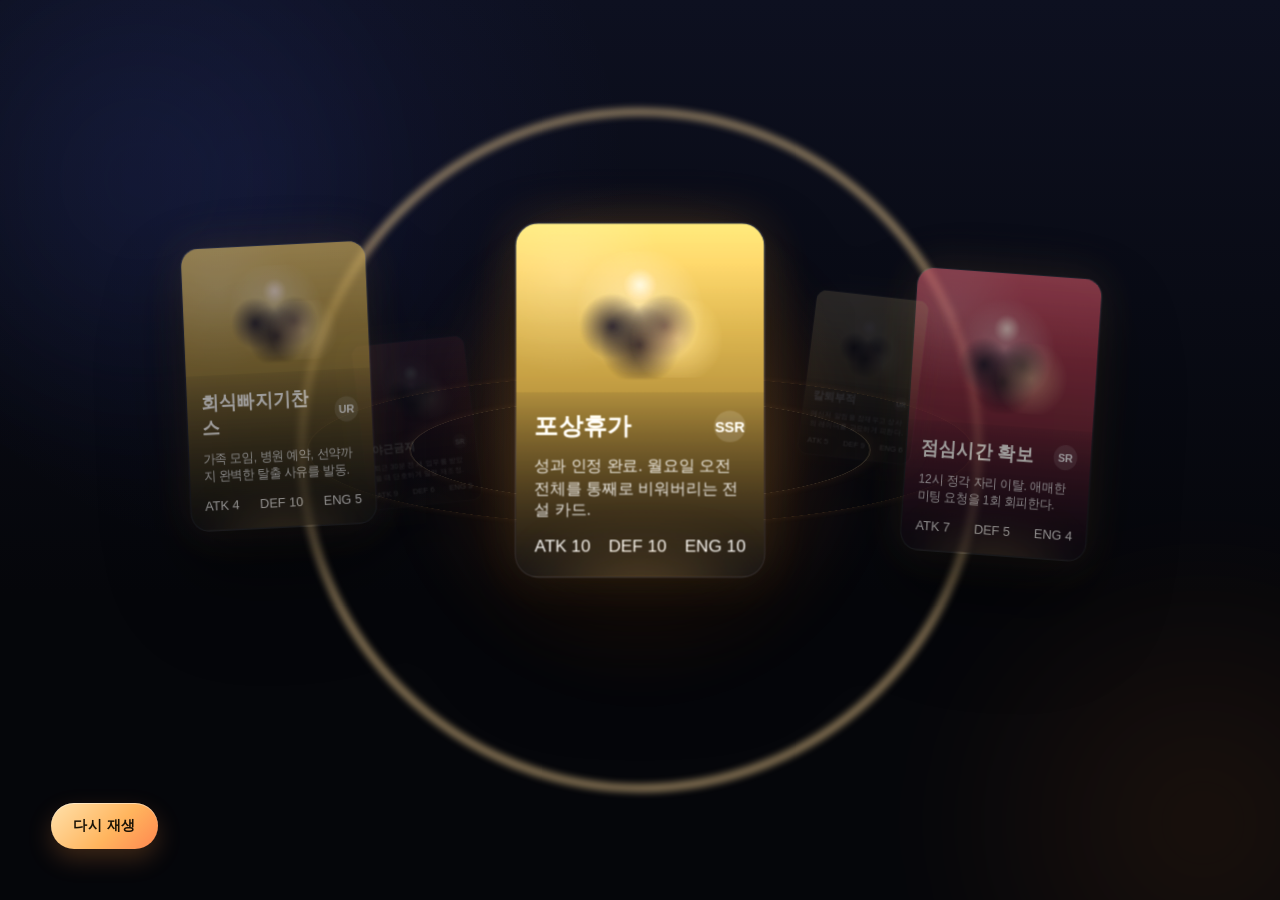
<file: index.html>
<!DOCTYPE html>
<html lang="ko">
<head>
  <meta charset="UTF-8">
  <meta name="viewport" content="width=device-width, initial-scale=1.0">
  <title>Card Action Fan Spread</title>
  <link rel="stylesheet" href="./style.css">
</head>
<body>
  <main class="scene">
    <div class="ambient ambient-left"></div>
    <div class="ambient ambient-right"></div>
    <div class="ring ring-a"></div>
    <div class="ring ring-b"></div>

    <section class="stage">
      <div class="burst"></div>
      <div class="shockwave" id="shockwave"></div>
      <div class="spark-burst" id="sparkBurst" aria-hidden="true"></div>
      <div class="reward-aura" id="rewardAura" aria-hidden="true"></div>
      <div class="card-cloud" id="cardCloud" aria-label="카드 펼침 애니메이션"></div>
      <div class="reward-copy" id="rewardCopy" aria-hidden="true">
        <p class="reward-label">REWARD UNLOCKED</p>
        <h2>Special Draw</h2>
      </div>
    </section>

    <section class="hud">
      <button class="trigger" id="triggerButton" type="button">다시 재생</button>
    </section>
  </main>

  <script src="./script.js"></script>
</body>
</html>
</file>
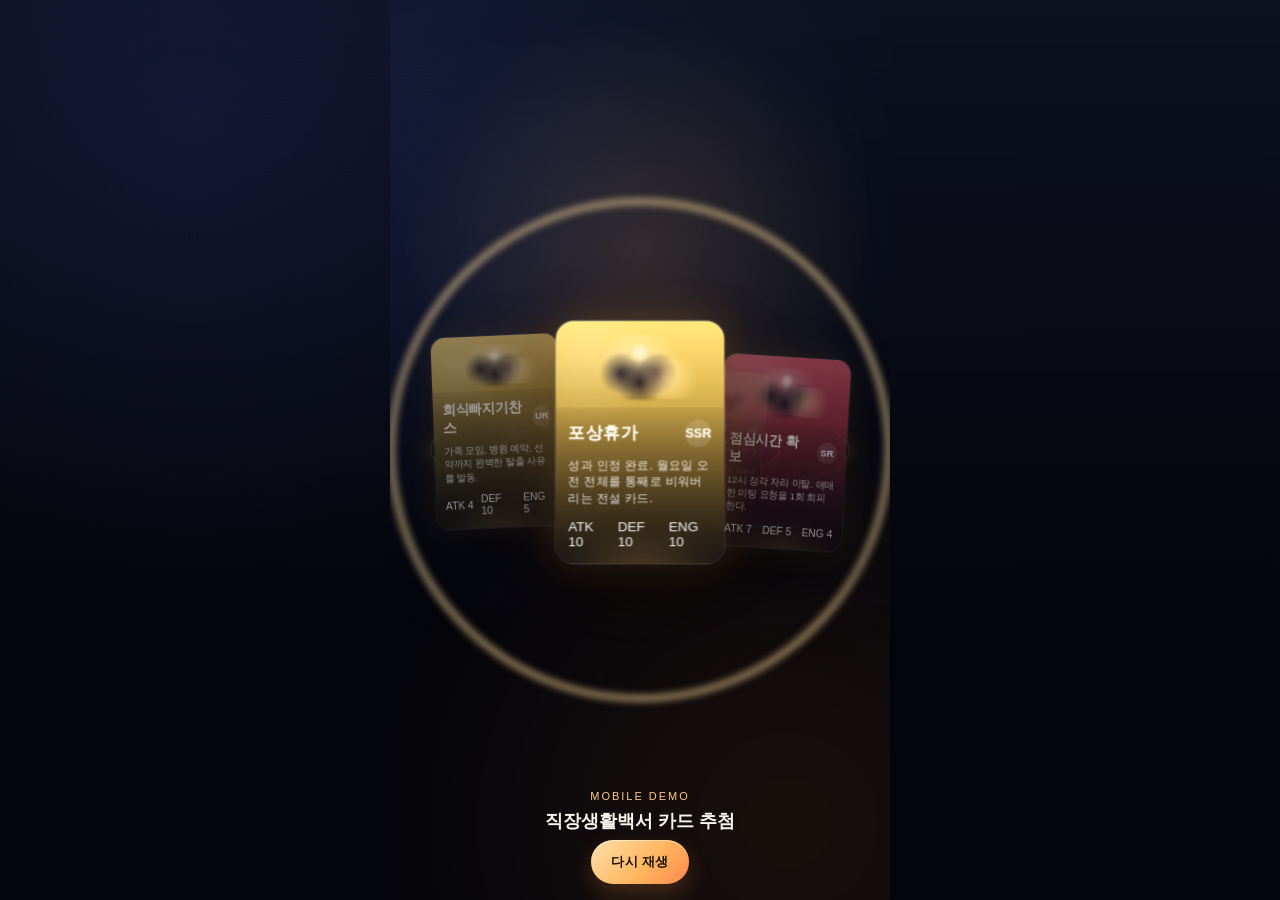
<file: mobile/index.html>
﻿<!DOCTYPE html>
<html lang="ko">
<head>
  <meta charset="UTF-8">
  <meta name="viewport" content="width=device-width, initial-scale=1.0, viewport-fit=cover">
  <title>Card Action Mobile Demo</title>
  <link rel="stylesheet" href="./style.css">
</head>
<body>
  <main class="scene">
    <div class="ambient ambient-left"></div>
    <div class="ambient ambient-right"></div>
    <div class="ring ring-a"></div>
    <div class="ring ring-b"></div>

    <section class="stage">
      <div class="burst"></div>
      <div class="shockwave" id="shockwave"></div>
      <div class="spark-burst" id="sparkBurst" aria-hidden="true"></div>
      <div class="reward-aura" id="rewardAura" aria-hidden="true"></div>
      <div class="card-cloud" id="cardCloud" aria-label="Mobile card animation"></div>
      <div class="reward-copy" id="rewardCopy" aria-hidden="true">
        <p class="reward-label">REWARD UNLOCKED</p>
        <h2>Special Draw</h2>
      </div>
    </section>

    <section class="hud">
      <p class="hud-kicker">MOBILE DEMO</p>
      <h1>직장생활백서 카드 추첨</h1>
      <button class="trigger" id="triggerButton" type="button">다시 재생</button>
    </section>
  </main>

  <script src="./script.js"></script>
</body>
</html>
</file>
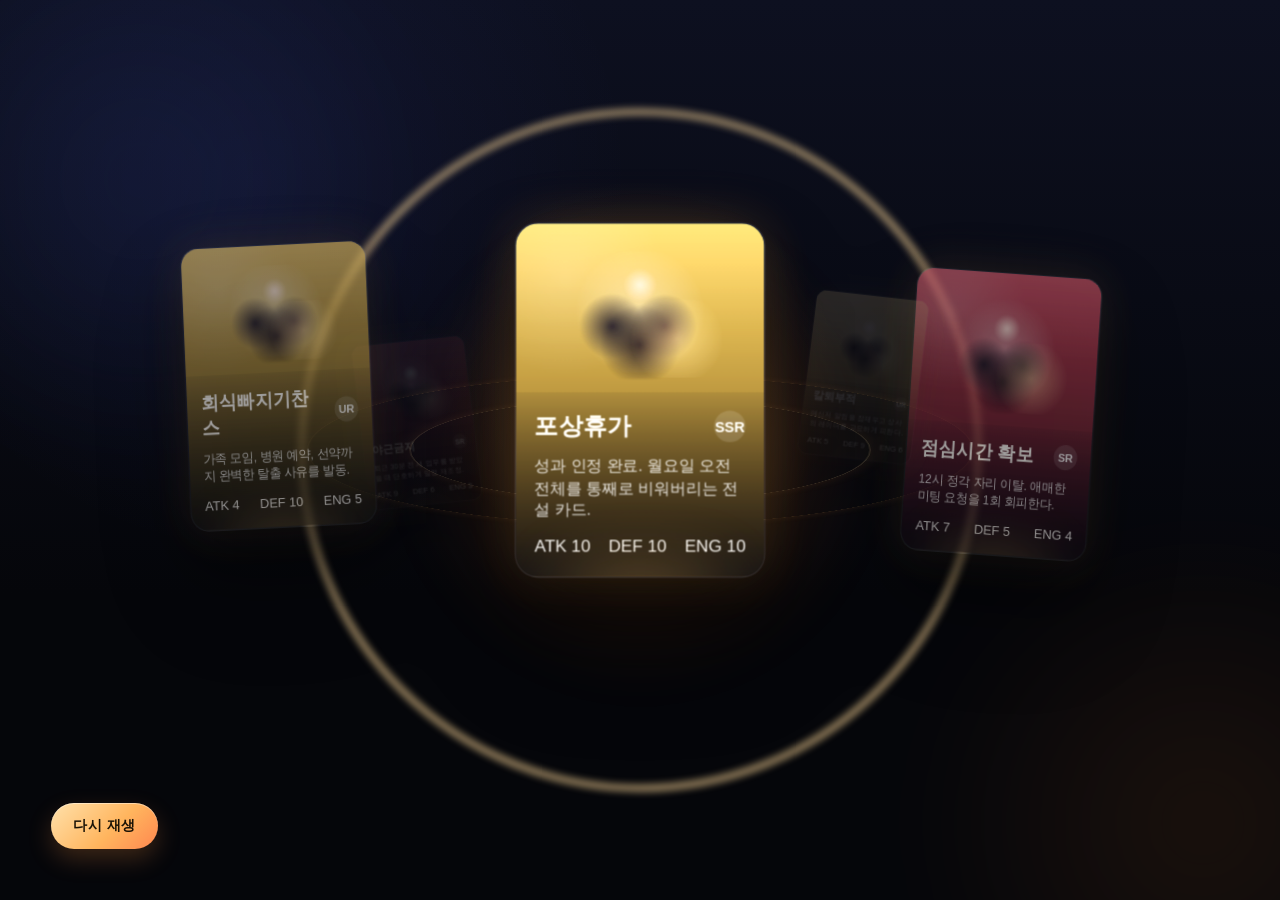
<file: card-action.html>
<!DOCTYPE html>
<html lang="ko">
<head>
  <meta charset="UTF-8">
  <meta name="viewport" content="width=device-width, initial-scale=1.0">
  <title>직장생활백서 카드 액션 데모</title>
  <style>
:root {
  --bg-0: #05060a;
  --bg-1: #0d1020;
  --glow-gold: #ffcf70;
  --glow-hot: #ff7a18;
  --glow-red: #ff4d6d;
  --text-main: #f8f5ef;
  --text-soft: rgba(248, 245, 239, 0.7);
  --card-w: 190px;
  --card-h: 270px;
}

* {
  box-sizing: border-box;
}

html,
body {
  margin: 0;
  min-height: 100%;
  background:
    radial-gradient(circle at 50% 42%, rgba(255, 180, 95, 0.14), transparent 24%),
    radial-gradient(circle at 20% 20%, rgba(86, 98, 255, 0.08), transparent 30%),
    linear-gradient(180deg, var(--bg-1), var(--bg-0) 66%);
  color: var(--text-main);
  font-family: "Segoe UI", "Apple SD Gothic Neo", sans-serif;
  overflow: hidden;
}

body {
  display: grid;
  place-items: center;
}

.scene {
  position: relative;
  width: min(100vw, 1500px);
  height: 100vh;
  min-height: 760px;
  overflow: hidden;
}

.stage {
  position: absolute;
  inset: 0;
  display: grid;
  place-items: center;
  perspective: 1600px;
  transform-style: preserve-3d;
}

.card-cloud {
  position: relative;
  width: min(76vw, 1080px);
  height: min(62vh, 700px);
  transform-style: preserve-3d;
  filter: drop-shadow(0 30px 35px rgba(0, 0, 0, 0.38));
  transform: translate3d(0, 96px, 0);
  transition: transform 520ms cubic-bezier(0.18, 0.9, 0.22, 1);
}

.card-cloud.is-launching {
  transform: translate3d(0, -92px, 0);
}

.card-cloud.is-dropping {
  transform: translate3d(0, -16px, 0);
}

.card {
  position: absolute;
  left: 50%;
  top: 50%;
  width: var(--card-w);
  height: var(--card-h);
  margin-left: calc(var(--card-w) * -0.5);
  margin-top: calc(var(--card-h) * -0.5);
  border-radius: 18px;
  overflow: hidden;
  transform-style: preserve-3d;
  border: 1px solid rgba(255, 255, 255, 0.12);
  box-shadow:
    0 24px 50px rgba(0, 0, 0, 0.35),
    0 0 28px rgba(255, 161, 83, 0.1),
    inset 0 0 0 1px rgba(255, 255, 255, 0.07);
  background: linear-gradient(160deg, rgba(255, 255, 255, 0.08), transparent 36%);
  transition:
    transform 760ms cubic-bezier(0.16, 1, 0.3, 1),
    opacity 260ms ease,
    filter 360ms ease,
    box-shadow 360ms ease;
  opacity: 0;
  filter: saturate(0.8) brightness(0.86);
}

.card::before {
  content: "";
  position: absolute;
  inset: 0;
  background:
    linear-gradient(180deg, rgba(255, 255, 255, 0.16), transparent 26%),
    linear-gradient(160deg, transparent 40%, rgba(255, 255, 255, 0.16) 52%, transparent 64%);
  mix-blend-mode: screen;
  pointer-events: none;
}

.card::after {
  content: "";
  position: absolute;
  inset: auto -15% -38% -15%;
  height: 46%;
  background: radial-gradient(circle, rgba(255, 198, 99, 0.34), transparent 70%);
  transform: translateZ(-1px);
  filter: blur(18px);
  pointer-events: none;
}

.card-inner {
  position: absolute;
  inset: 0;
  display: grid;
  grid-template-rows: 1fr auto;
  background:
    radial-gradient(circle at 20% 15%, rgba(255, 255, 255, 0.16), transparent 28%),
    linear-gradient(180deg, rgba(255, 255, 255, 0.1), transparent 30%),
    var(--card-gradient);
}

.card-art {
  position: relative;
  overflow: hidden;
}

.card-art::before,
.card-art::after {
  content: "";
  position: absolute;
  border-radius: 999px;
  opacity: 0.9;
  mix-blend-mode: screen;
}

.card-art::before {
  inset: 16% auto auto 14%;
  width: 72%;
  height: 72%;
  background: radial-gradient(circle, rgba(255, 255, 255, 0.42), transparent 60%);
}

.card-art::after {
  inset: auto 12% 9% auto;
  width: 46%;
  height: 46%;
  background: radial-gradient(circle, rgba(255, 192, 120, 0.6), transparent 68%);
}

.silhouette {
  position: absolute;
  inset: auto 15% 8% 15%;
  height: 68%;
  background:
    radial-gradient(circle at 50% 18%, rgba(255, 232, 220, 0.92), transparent 13%),
    radial-gradient(circle at 34% 54%, rgba(25, 20, 34, 0.95), transparent 25%),
    radial-gradient(circle at 64% 54%, rgba(25, 20, 34, 0.95), transparent 25%),
    radial-gradient(circle at 50% 70%, rgba(20, 13, 25, 0.96), transparent 34%);
  filter: blur(1px);
  opacity: 0.94;
}

.card-meta {
  padding: 14px 14px 16px;
  background: linear-gradient(180deg, rgba(5, 8, 18, 0.08), rgba(5, 8, 18, 0.8));
}

.card-topline,
.card-stats {
  display: flex;
  align-items: center;
  justify-content: space-between;
  gap: 8px;
}

.card-topline {
  margin-bottom: 10px;
}

.rarity {
  display: inline-grid;
  place-items: center;
  width: 24px;
  height: 24px;
  border-radius: 999px;
  font-size: 11px;
  font-weight: 700;
  color: rgba(255, 255, 255, 0.9);
  background: rgba(255, 255, 255, 0.12);
}

.card-name {
  font-size: 18px;
  font-weight: 700;
  letter-spacing: 0.02em;
}

.card-skill {
  font-size: 12px;
  color: rgba(255, 255, 255, 0.78);
  min-height: 32px;
  line-height: 1.35;
}

.card-stats {
  margin-top: 12px;
  font-size: 13px;
  color: rgba(255, 255, 255, 0.88);
}

.card-stat {
  display: flex;
  align-items: center;
  gap: 6px;
}

.card.is-active {
  opacity: 1;
  filter: saturate(1.08) brightness(1);
}

.card.is-stacked {
  opacity: 0.96;
  filter: saturate(0.84) brightness(0.9);
}

.card.is-orbiting {
  filter: saturate(1) brightness(0.98);
}

.card.is-dimmed {
  opacity: 0.12;
  filter: saturate(0.24) brightness(0.34) blur(0.8px);
}

.card.is-reward {
  box-shadow:
    0 46px 86px rgba(0, 0, 0, 0.58),
    0 0 92px rgba(255, 196, 102, 0.44),
    inset 0 0 0 1px rgba(255, 255, 255, 0.18);
}

.card.is-launching {
  filter: saturate(0.92) brightness(1.02);
  box-shadow:
    0 34px 62px rgba(0, 0, 0, 0.42),
    0 0 40px rgba(255, 182, 88, 0.18),
    inset 0 0 0 1px rgba(255, 255, 255, 0.09);
}

.ambient,
.ring,
.burst,
.shockwave,
.spark-burst,
.reward-aura {
  position: absolute;
  pointer-events: none;
}

.ambient {
  width: 52vmax;
  height: 52vmax;
  border-radius: 50%;
  filter: blur(45px);
  opacity: 0.32;
}

.ambient-left {
  left: -15vmax;
  top: -12vmax;
  background: radial-gradient(circle, rgba(81, 120, 255, 0.26), transparent 64%);
}

.ambient-right {
  right: -20vmax;
  bottom: -20vmax;
  background: radial-gradient(circle, rgba(255, 135, 47, 0.28), transparent 64%);
}

.ring {
  left: 50%;
  top: 50%;
  border-radius: 50%;
  border: 1px solid rgba(255, 195, 110, 0.2);
  transform: translate(-50%, -50%) rotateX(77deg);
  box-shadow: 0 0 26px rgba(255, 165, 86, 0.12);
}

.ring-a {
  width: min(52vw, 760px);
  height: min(52vw, 760px);
  animation: spinA 12s linear infinite;
}

.ring-b {
  width: min(36vw, 520px);
  height: min(36vw, 520px);
  border-color: rgba(255, 224, 162, 0.3);
  animation: spinB 8s linear infinite reverse;
}

.burst {
  left: 50%;
  top: 50%;
  width: 360px;
  height: 360px;
  transform: translate(-50%, -50%);
  background:
    radial-gradient(circle, rgba(255, 210, 121, 0.18), transparent 38%),
    radial-gradient(circle, rgba(255, 114, 51, 0.14), transparent 55%);
  filter: blur(18px);
  animation: pulse 4s ease-in-out infinite;
}

.burst.is-flashing {
  animation: none;
  opacity: 1;
  transform: translate(-50%, -50%) scale(1.36);
  background:
    radial-gradient(circle, rgba(255, 241, 214, 0.74), transparent 20%),
    radial-gradient(circle, rgba(255, 195, 109, 0.46), transparent 42%),
    radial-gradient(circle, rgba(255, 122, 24, 0.24), transparent 68%);
  transition:
    transform 180ms ease,
    opacity 280ms ease,
    background 180ms ease;
}

.shockwave {
  left: 50%;
  top: 50%;
  width: 180px;
  height: 180px;
  border-radius: 50%;
  border: 2px solid rgba(255, 219, 155, 0.55);
  transform: translate(-50%, -50%) scale(0.2);
  opacity: 0;
  filter: blur(1px);
}

.shockwave.is-firing {
  opacity: 1;
  transform: translate(-50%, -50%) scale(3.8);
  transition:
    transform 420ms cubic-bezier(0.14, 0.74, 0.2, 1),
    opacity 420ms ease;
}

.spark-burst {
  left: 50%;
  top: 50%;
  width: 0;
  height: 0;
  transform-style: preserve-3d;
}

.spark {
  position: absolute;
  left: 0;
  top: 0;
  width: 6px;
  height: 92px;
  margin-left: -3px;
  margin-top: -92px;
  border-radius: 999px;
  opacity: 0;
  transform-origin: 50% 100%;
  background: linear-gradient(180deg, rgba(255, 252, 244, 0.95), rgba(255, 173, 72, 0.7), transparent 82%);
  box-shadow: 0 0 16px rgba(255, 187, 94, 0.28);
}

.spark::after {
  content: "";
  position: absolute;
  left: 50%;
  top: -10px;
  width: 10px;
  height: 10px;
  margin-left: -5px;
  border-radius: 50%;
  background: radial-gradient(circle, rgba(255, 245, 232, 0.95), rgba(255, 183, 92, 0.1) 72%);
}

.spark.is-firing {
  animation: sparkFly 520ms cubic-bezier(0.12, 0.7, 0.2, 1) forwards;
}

.reward-aura {
  left: 50%;
  top: 50%;
  width: 340px;
  height: 340px;
  transform: translate(-50%, -50%) scale(0.78);
  opacity: 0;
  border-radius: 50%;
  background:
    radial-gradient(circle, rgba(255, 237, 196, 0.42), transparent 26%),
    radial-gradient(circle, rgba(255, 185, 82, 0.28), transparent 48%),
    radial-gradient(circle, rgba(255, 116, 32, 0.12), transparent 68%);
  filter: blur(10px);
  transition:
    opacity 320ms ease,
    transform 560ms cubic-bezier(0.16, 1, 0.3, 1);
}

.reward-aura::before,
.reward-aura::after {
  content: "";
  position: absolute;
  left: 50%;
  top: 50%;
  border-radius: 50%;
  transform: translate(-50%, -50%);
}

.reward-aura::before {
  width: 100%;
  height: 100%;
  border: 1px solid rgba(255, 214, 145, 0.36);
  box-shadow: 0 0 36px rgba(255, 188, 82, 0.18);
}

.reward-aura::after {
  width: 62%;
  height: 62%;
  border: 2px solid rgba(255, 231, 185, 0.4);
}

.reward-aura.is-visible {
  opacity: 1;
  transform: translate(-50%, -50%) scale(1.12);
}

.reward-copy {
  position: absolute;
  left: 50%;
  top: calc(50% + 210px);
  z-index: 5;
  min-width: 260px;
  text-align: center;
  transform: translate(-50%, 20px);
  opacity: 0;
  transition:
    opacity 280ms ease,
    transform 420ms cubic-bezier(0.16, 1, 0.3, 1);
  pointer-events: none;
}

.reward-copy.is-visible {
  opacity: 1;
  transform: translate(-50%, 0);
}

.reward-label {
  margin: 0 0 8px;
  color: #ffd491;
  letter-spacing: 0.28em;
  font-size: 11px;
}

.reward-copy h2 {
  margin: 0;
  font-size: clamp(26px, 3vw, 42px);
  font-weight: 800;
  text-shadow: 0 0 24px rgba(255, 192, 93, 0.2);
}

.hud {
  position: absolute;
  left: clamp(18px, 4vw, 56px);
  bottom: clamp(18px, 4vw, 52px);
  width: min(460px, calc(100vw - 36px));
  z-index: 3;
}

.trigger {
  appearance: none;
  border: 0;
  border-radius: 999px;
  padding: 14px 22px;
  font-size: 14px;
  font-weight: 700;
  letter-spacing: 0.04em;
  color: #1a1205;
  cursor: pointer;
  background: linear-gradient(135deg, #ffe1ab, #ffb55e 58%, #ff874f);
  box-shadow:
    0 10px 24px rgba(255, 148, 70, 0.22),
    inset 0 1px 0 rgba(255, 255, 255, 0.44);
}

.trigger:hover {
  transform: translateY(-1px);
}

@keyframes spinA {
  from { transform: translate(-50%, -50%) rotateX(77deg) rotateZ(0deg); }
  to { transform: translate(-50%, -50%) rotateX(77deg) rotateZ(360deg); }
}

@keyframes spinB {
  from { transform: translate(-50%, -50%) rotateX(77deg) rotateZ(0deg); }
  to { transform: translate(-50%, -50%) rotateX(77deg) rotateZ(360deg); }
}

@keyframes pulse {
  0%, 100% { opacity: 0.4; transform: translate(-50%, -50%) scale(0.92); }
  50% { opacity: 0.88; transform: translate(-50%, -50%) scale(1.12); }
}

@keyframes sparkFly {
  0% {
    opacity: 0;
    transform: rotate(var(--angle)) translateY(0) scaleY(0.25);
  }
  18% {
    opacity: 1;
  }
  100% {
    opacity: 0;
    transform: rotate(var(--angle)) translateY(calc(var(--distance) * -1)) scaleY(1.16);
  }
}

@media (max-width: 900px) {
  :root {
    --card-w: 150px;
    --card-h: 220px;
  }

  .scene {
    min-height: 900px;
  }

  .stage {
    top: -4%;
  }

  .hud {
    bottom: 22px;
  }
}

@media (max-width: 640px) {
  :root {
    --card-w: 122px;
    --card-h: 182px;
  }

  .card-cloud {
    width: 100vw;
    height: 66vh;
  }
}
  </style>
</head>
<body>
  <main class="scene">
    <div class="ambient ambient-left"></div>
    <div class="ambient ambient-right"></div>
    <div class="ring ring-a"></div>
    <div class="ring ring-b"></div>

    <section class="stage">
      <div class="burst"></div>
      <div class="shockwave" id="shockwave"></div>
      <div class="spark-burst" id="sparkBurst" aria-hidden="true"></div>
      <div class="reward-aura" id="rewardAura" aria-hidden="true"></div>
      <div class="card-cloud" id="cardCloud" aria-label="직장생활백서 카드 애니메이션"></div>
      <div class="reward-copy" id="rewardCopy" aria-hidden="true">
        <p class="reward-label">REWARD UNLOCKED</p>
        <h2>Special Draw</h2>
      </div>
    </section>

    <section class="hud">
      <button class="trigger" id="triggerButton" type="button">다시 재생</button>
    </section>
  </main>

  <script>
/*
유지보수 가이드

1. 회전 속도를 느리게/빠르게
   - `타이밍.회전지속시간` 값을 키우면 더 오래, 천천히 돕니다.
   - `회전각목록` 숫자를 줄이면 같은 시간 동안 덜 돌아서 더 느리게 보입니다.
   - 둘 다 함께 조정하면 가장 자연스럽습니다.

2. 보상 카드가 더 빨리/늦게 나오게
   - `타이밍.보상공개지연` 값을 줄이면 더 빨리 보상 공개로 넘어갑니다.
   - `타이밍.보상카드지연` 값을 키우면 정지 후 보상 카드가 한 박자 늦게 튀어나옵니다.

3. 카드가 더 크게 원을 돌게
   - `궤도설정.회전반경X`, `궤도설정.회전반경Z` 값을 키우면 더 큼직하게 회전합니다.
   - `궤도설정.회전물결Y` 값을 키우면 위아래 움직임이 커집니다.

4. 탈락 카드가 덜 보이게/더 보이게
   - 상단 CSS의 `.card.is-dimmed`에서 `opacity`, `filter`를 조정합니다.
   - 탈락 카드의 위치는 `배경후퇴변환구하기()`에서 조정합니다.

5. 최종 보상 카드 강조를 더 크게
   - `보상변환구하기()`에서 `translate3d`, `scale` 값을 조정합니다.
   - 상단 CSS의 `.card.is-reward`, `.reward-aura`도 함께 보면 됩니다.

6. 실제 메인 흐름
   - `애니메이션재생()`
     솟구침 -> 첫 폭발 -> 회전 -> 보상 공개 순서로 동작합니다.
*/
const 카드목록 = [
  {
    name: "야근금지",
    rarity: "SR",
    skill: "퇴근 30분 전 새 업무를 받았을 때 단호하게 일정 재조정.",
    attack: 9,
    shield: 6,
    energy: 3,
    gradient: "linear-gradient(180deg, #9d2443 0%, #2b0e18 100%)",
    spreadX: -280,
    spreadY: 24,
    rotateZ: -19,
    rotateY: 18,
    depth: -30,
  },
  {
    name: "회식빠지기찬스",
    rarity: "UR",
    skill: "가족 모임, 병원 예약, 선약까지 완벽한 탈출 사유를 발동.",
    attack: 4,
    shield: 10,
    energy: 5,
    gradient: "linear-gradient(180deg, #dbb14b 0%, #473712 100%)",
    spreadX: -130,
    spreadY: -16,
    rotateZ: -9,
    rotateY: 10,
    depth: 24,
  },
  {
    name: "포상휴가",
    rarity: "SSR",
    skill: "성과 인정 완료. 월요일 오전 전체를 통째로 비워버리는 전설 카드.",
    attack: 10,
    shield: 10,
    energy: 10,
    gradient: "linear-gradient(180deg, #f4d26e 0%, #5b4116 100%)",
    spreadX: 0,
    spreadY: -44,
    rotateZ: 0,
    rotateY: 0,
    depth: 80,
  },
  {
    name: "점심시간 확보",
    rarity: "SR",
    skill: "12시 정각 자리 이탈. 애매한 미팅 요청을 1회 회피한다.",
    attack: 7,
    shield: 5,
    energy: 4,
    gradient: "linear-gradient(180deg, #c83d52 0%, #31111c 100%)",
    spreadX: 156,
    spreadY: 14,
    rotateZ: 13,
    rotateY: -14,
    depth: 10,
  },
  {
    name: "칼퇴부적",
    rarity: "UR",
    skill: "메신저 알림을 잠재우고 상사의 레이더를 교묘하게 피한다.",
    attack: 5,
    shield: 9,
    energy: 6,
    gradient: "linear-gradient(180deg, #ffd46e 0%, #614618 100%)",
    spreadX: 292,
    spreadY: -28,
    rotateZ: 20,
    rotateY: -20,
    depth: -40,
  },
];

const 타이밍 = {
  자동시작지연: 100,
  솟구침시작지연: 60,
  첫폭발지연: 520,
  회전시작지연: 640,
  보상공개지연: 6840,
  보상폭발지연: 260,
  보상카드지연: 180,
  비보상카드지연간격: 22,
  회전지속시간: 6200,
  회전카드간지연: 28,
};

const 궤도설정 = {
  카드간각도: 72,
  회전반경X: 380,
  회전반경Z: 300,
  회전기준Y: -34,
  회전물결Y: 24,
  회전기울기Y: -22,
  배경반경X: 300,
  배경반경Z: 140,
  배경깊이보정: -260,
  배경기준Y: 18,
  배경물결Y: 18,
};

const 회전각목록 = [1260, 1140, 1020, 900, 780, 660, 540, 360, 210, 90, 24, 0];
const 보상카드인덱스 = 2;

const 카드구름 = document.getElementById("cardCloud");
const 재생버튼 = document.getElementById("triggerButton");
const 중심폭발 = document.querySelector(".burst");
const 충격파 = document.getElementById("shockwave");
const 스파크버스트 = document.getElementById("sparkBurst");
const 보상오라 = document.getElementById("rewardAura");
const 보상카피 = document.getElementById("rewardCopy");
const 보상제목 = 보상카피.querySelector("h2");

let 타이머목록 = [];
let 회전애니메이션목록 = [];
let 스파크목록 = [];

function 도를라디안(도) {
  return (도 * Math.PI) / 180;
}

function 궤도각도구하기(카드인덱스, 회전도 = 0) {
  return 도를라디안((카드인덱스 - 보상카드인덱스) * 궤도설정.카드간각도 + 회전도);
}

function 전면강조도구하기(각도) {
  return (Math.cos(각도) + 1) / 2;
}

function 가시상태적용(요소, 투명도, 필터) {
  요소.style.opacity = String(투명도);
  요소.style.filter = 필터;
}

function 타이머초기화() {
  타이머목록.forEach((타이머) => window.clearTimeout(타이머));
  타이머목록 = [];
}

function 회전애니메이션초기화() {
  회전애니메이션목록.forEach((애니메이션) => 애니메이션.cancel());
  회전애니메이션목록 = [];
}

function 예약(지연시간, 작업) {
  타이머목록.push(window.setTimeout(작업, 지연시간));
}

function 카드생성(카드정보, 카드인덱스) {
  const 카드요소 = document.createElement("article");
  카드요소.className = "card";
  카드요소.style.setProperty("--card-gradient", 카드정보.gradient);
  카드요소.style.zIndex = String(20 + 카드인덱스);

  카드요소.innerHTML = `
    <div class="card-inner">
      <div class="card-art">
        <div class="silhouette"></div>
      </div>
      <div class="card-meta">
        <div class="card-topline">
          <span class="card-name">${카드정보.name}</span>
          <span class="rarity">${카드정보.rarity}</span>
        </div>
        <div class="card-skill">${카드정보.skill}</div>
        <div class="card-stats">
          <span class="card-stat">ATK ${카드정보.attack}</span>
          <span class="card-stat">DEF ${카드정보.shield}</span>
          <span class="card-stat">ENG ${카드정보.energy}</span>
        </div>
      </div>
    </div>
  `;

  카드구름.appendChild(카드요소);
  return 카드요소;
}

const 카드요소목록 = 카드목록.map(카드생성);

function 스파크생성() {
  const 스파크개수 = 18;

  for (let 인덱스 = 0; 인덱스 < 스파크개수; 인덱스 += 1) {
    const 스파크 = document.createElement("span");
    스파크.className = "spark";
    스파크.style.setProperty("--angle", `${인덱스 * (360 / 스파크개수)}deg`);
    스파크.style.setProperty("--distance", `${140 + (인덱스 % 3) * 26}px`);
    스파크.style.animationDelay = `${인덱스 * 18}ms`;
    스파크버스트.appendChild(스파크);
  }

  스파크목록 = Array.from(스파크버스트.querySelectorAll(".spark"));
}

스파크생성();

function 스택변환구하기(카드인덱스) {
  const 흔들림X = (카드인덱스 - 2) * 5;
  const 흔들림Y = 88 + (카드인덱스 % 2 === 0 ? -1 : 1) * 카드인덱스 * 3;
  const 회전 = (카드인덱스 - 2) * 1.6;
  const 깊이Z = 카드인덱스 * 18;

  return `translate3d(${흔들림X}px, ${흔들림Y}px, ${깊이Z}px) rotateZ(${회전}deg) rotateY(0deg) scale(0.65)`;
}

function 솟구침변환구하기(카드인덱스) {
  const 벌어짐X = (카드인덱스 - 2) * 8;
  const 기울기 = (카드인덱스 - 2) * 3.2;
  const 상승Y = -72 - 카드인덱스 * 8;
  const 깊이Z = 26 + 카드인덱스 * 14;

  return `translate3d(${벌어짐X}px, ${상승Y}px, ${깊이Z}px) rotateZ(${기울기}deg) rotateX(-7deg) scale(0.74)`;
}

function 보상변환구하기(카드정보) {
  const 보상스케일 = 카드정보.rarity === "SSR" ? 1.32 : 1.22;
  return `
    translate3d(0px, -46px, 320px)
    rotateZ(0deg)
    rotateY(0deg)
    rotateX(0deg)
    scale(${보상스케일})
  `;
}

function 배경후퇴변환구하기(카드정보, 카드인덱스) {
  const 각도 = 궤도각도구하기(카드인덱스);
  const 이동X = Math.sin(각도) * 궤도설정.배경반경X;
  const 이동Z = Math.cos(각도) * 궤도설정.배경반경Z + 궤도설정.배경깊이보정;
  const 이동Y = 궤도설정.배경기준Y + Math.sin(각도 * 2) * 궤도설정.배경물결Y;
  const 회전Y = Math.sin(각도) * -12;

  return `
    translate3d(${이동X}px, ${이동Y}px, ${이동Z}px)
    rotateZ(${카드정보.rotateZ * 0.22}deg)
    rotateY(${회전Y}deg)
    rotateX(${Math.cos(각도) * -2}deg)
    scale(0.58)
  `;
}

function 회전변환구하기(카드정보, 카드인덱스, 회전도) {
  const 각도 = 궤도각도구하기(카드인덱스, 회전도);
  const 이동X = Math.sin(각도) * 궤도설정.회전반경X;
  const 이동Z = Math.cos(각도) * 궤도설정.회전반경Z;
  const 이동Y = 궤도설정.회전기준Y + Math.sin(각도 * 2) * 궤도설정.회전물결Y;
  const 회전Y = Math.sin(각도) * 궤도설정.회전기울기Y;
  const 전면비율 = (이동Z + 궤도설정.회전반경Z) / (궤도설정.회전반경Z * 2);
  const 스케일 = 0.54 + 전면비율 * 0.78;

  return `
    translate3d(${이동X}px, ${이동Y}px, ${이동Z}px)
    rotateZ(${카드정보.rotateZ * 0.32}deg)
    rotateY(${회전Y}deg)
    rotateX(${Math.cos(각도) * -4}deg)
    scale(${스케일})
  `;
}

function 회전시각상태구하기(카드인덱스, 회전도) {
  const 각도 = 궤도각도구하기(카드인덱스, 회전도);
  const 강조도 = 전면강조도구하기(각도);

  return {
    opacity: 0.18 + 강조도 * 0.82,
    filter: `saturate(${0.62 + 강조도 * 0.5}) brightness(${0.5 + 강조도 * 0.6})`,
  };
}

function 스택상태로초기화() {
  회전애니메이션초기화();
  카드구름.classList.remove("is-launching", "is-dropping");
  중심폭발.classList.remove("is-flashing");
  충격파.classList.remove("is-firing");
  보상오라.classList.remove("is-visible");
  보상카피.classList.remove("is-visible");

  스파크목록.forEach((스파크) => {
    스파크.classList.remove("is-firing");
  });

  카드요소목록.forEach((카드요소, 카드인덱스) => {
    카드요소.classList.remove("is-launching", "is-orbiting", "is-dimmed", "is-reward");
    카드요소.classList.add("is-active", "is-stacked");
    카드요소.style.transitionDelay = `${카드인덱스 * 28}ms`;
    카드요소.style.zIndex = String(20 + 카드인덱스);
    가시상태적용(카드요소, 1, "");
    카드요소.style.transform = 스택변환구하기(카드인덱스);
  });
}

function 회전중상태고정() {
  카드요소목록.forEach((카드요소) => {
    const 계산된스타일 = window.getComputedStyle(카드요소);
    카드요소.style.transform = 계산된스타일.transform === "none" ? "" : 계산된스타일.transform;
    카드요소.style.opacity = 계산된스타일.opacity;
    카드요소.style.filter = 계산된스타일.filter;
  });
}

function 카드뭉치솟구치기() {
  카드구름.classList.remove("is-dropping");
  카드구름.classList.add("is-launching");

  카드요소목록.forEach((카드요소, 카드인덱스) => {
    카드요소.classList.add("is-launching", "is-active", "is-stacked");
    카드요소.style.transitionDelay = `${카드인덱스 * 26}ms`;
    카드요소.style.transform = 솟구침변환구하기(카드인덱스);
  });
}

function 폭발재생() {
  중심폭발.classList.remove("is-flashing");
  충격파.classList.remove("is-firing");

  스파크목록.forEach((스파크) => {
    스파크.classList.remove("is-firing");
    void 스파크.offsetWidth;
    스파크.classList.add("is-firing");
  });

  void 중심폭발.offsetWidth;
  중심폭발.classList.add("is-flashing");
  충격파.classList.add("is-firing");
}

function 카드회전시작() {
  보상카피.classList.remove("is-visible");
  보상오라.classList.remove("is-visible");
  회전애니메이션초기화();
  카드구름.classList.remove("is-launching");
  카드구름.classList.add("is-dropping");

  카드요소목록.forEach((카드요소, 카드인덱스) => {
    const 카드정보 = 카드목록[카드인덱스];
    카드요소.classList.remove("is-dimmed", "is-reward");
    카드요소.classList.add("is-orbiting");
    카드요소.style.transitionDelay = "0ms";
    카드요소.style.zIndex = String(40 + (카드인덱스 === 보상카드인덱스 ? 10 : 0));
    가시상태적용(카드요소, 1, "saturate(1.02) brightness(1)");

    const 회전키프레임 = 회전각목록.map((회전도) => {
      const 시각상태 = 회전시각상태구하기(카드인덱스, 회전도);
      return {
        transform: 회전변환구하기(카드정보, 카드인덱스, 회전도),
        opacity: String(시각상태.opacity),
        filter: 시각상태.filter,
      };
    });

    const 회전애니메이션 = 카드요소.animate(회전키프레임, {
      duration: 타이밍.회전지속시간,
      easing: "cubic-bezier(0.08, 0.82, 0.1, 1)",
      fill: "forwards",
      delay: 카드인덱스 * 타이밍.회전카드간지연,
    });

    회전애니메이션.onfinish = () => {
      const 마지막시각상태 = 회전시각상태구하기(카드인덱스, 0);
      카드요소.style.transform = 회전변환구하기(카드정보, 카드인덱스, 0);
      가시상태적용(카드요소, 마지막시각상태.opacity, 마지막시각상태.filter);
    };

    회전애니메이션목록.push(회전애니메이션);
  });
}

function 보상카드공개() {
  const 보상카드정보 = 카드목록[보상카드인덱스];
  보상제목.textContent = 보상카드정보.name;
  회전중상태고정();
  회전애니메이션초기화();
  void 카드구름.offsetWidth;

  카드요소목록.forEach((카드요소, 카드인덱스) => {
    const 카드정보 = 카드목록[카드인덱스];
    카드요소.classList.remove("is-orbiting");
    카드요소.style.transitionDelay =
      카드인덱스 === 보상카드인덱스
        ? `${타이밍.보상카드지연}ms`
        : `${카드인덱스 * 타이밍.비보상카드지연간격}ms`;

    if (카드인덱스 === 보상카드인덱스) {
      카드요소.classList.add("is-reward");
      카드요소.classList.remove("is-dimmed");
      카드요소.style.zIndex = "120";
      가시상태적용(카드요소, 1, "saturate(1.16) brightness(1.08)");
      카드요소.style.transform = 보상변환구하기(카드정보);
      return;
    }

    카드요소.classList.remove("is-reward");
    카드요소.classList.add("is-dimmed");
    카드요소.style.zIndex = String(10 + 카드인덱스);
    카드요소.style.transform = 배경후퇴변환구하기(카드정보, 카드인덱스);
  });

  보상오라.classList.add("is-visible");
  보상카피.classList.add("is-visible");
  예약(타이밍.보상폭발지연, 폭발재생);
}

function 애니메이션재생() {
  타이머초기화();
  스택상태로초기화();

  예약(타이밍.솟구침시작지연, 카드뭉치솟구치기);
  예약(타이밍.첫폭발지연, 폭발재생);
  예약(타이밍.회전시작지연, 카드회전시작);
  예약(타이밍.보상공개지연, 보상카드공개);
}

재생버튼.addEventListener("click", 애니메이션재생);

스택상태로초기화();
예약(타이밍.자동시작지연, 애니메이션재생);
  </script>
</body>
</html>
</file>
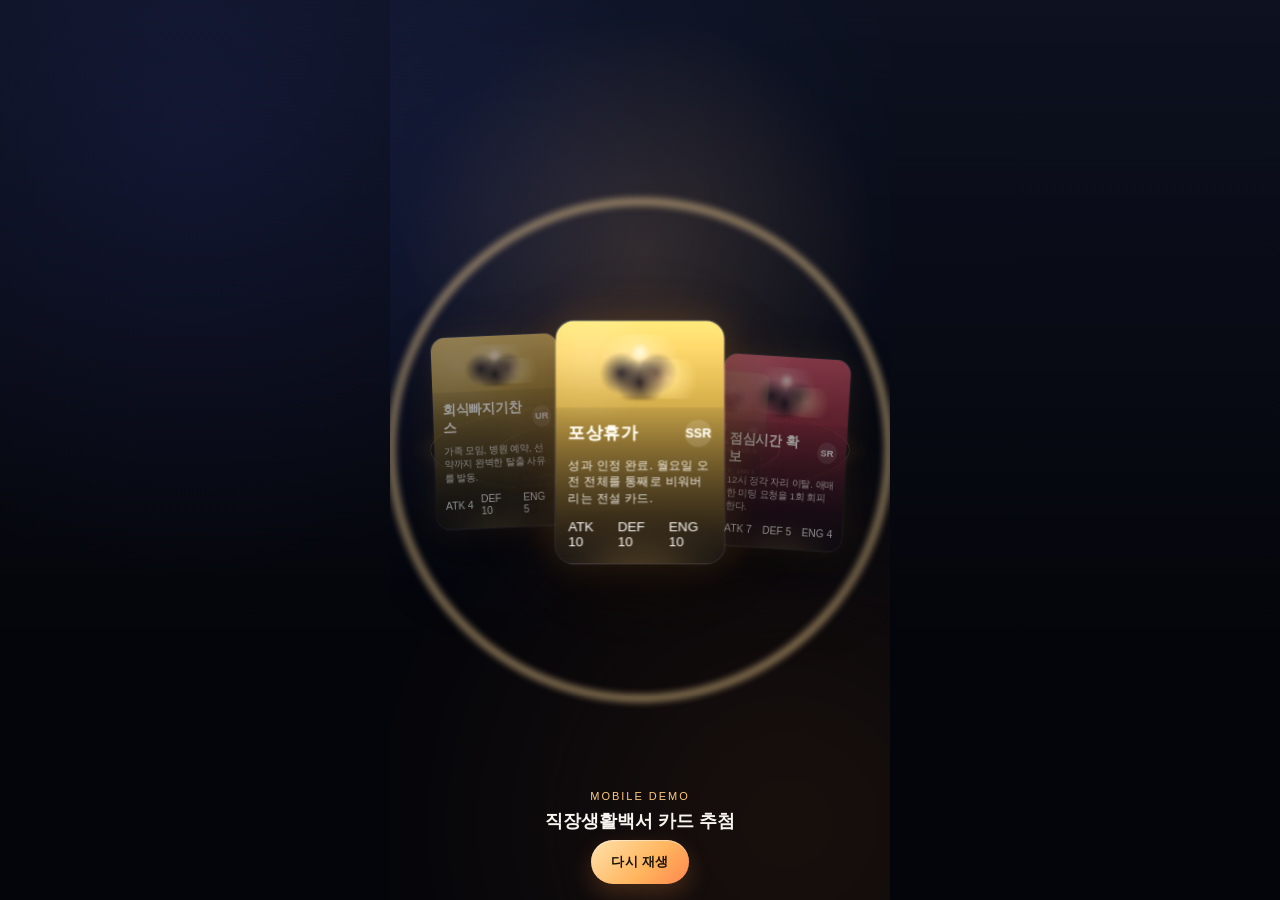
<file: mobile/card-action-mobile.html>
<!DOCTYPE html>
<html lang="ko">
<head>
  <meta charset="UTF-8">
  <meta name="viewport" content="width=device-width, initial-scale=1.0, viewport-fit=cover">
  <title>Card Action Mobile Demo</title>

  <style>
:root {
  --bg-0: #04050a;
  --bg-1: #0d1120;
  --text-main: #f8f5ef;
  --text-soft: rgba(248, 245, 239, 0.72);
  --card-w: 138px;
  --card-h: 198px;
}

* {
  box-sizing: border-box;
}

html,
body {
  margin: 0;
  min-height: 100%;
  background:
    radial-gradient(circle at 50% 28%, rgba(255, 180, 95, 0.16), transparent 26%),
    radial-gradient(circle at 15% 14%, rgba(86, 98, 255, 0.1), transparent 34%),
    linear-gradient(180deg, var(--bg-1), var(--bg-0) 72%);
  color: var(--text-main);
  font-family: "Segoe UI", "Apple SD Gothic Neo", sans-serif;
  overflow: hidden;
}

body {
  display: grid;
  place-items: center;
}

.scene {
  position: relative;
  width: min(100vw, 500px);
  min-width: 380px;
  height: 100dvh;
  overflow: hidden;
}

.stage {
  position: absolute;
  inset: 0;
  display: grid;
  place-items: center;
  perspective: 1400px;
  transform-style: preserve-3d;
}

.card-cloud {
  position: relative;
  width: 100%;
  height: 62dvh;
  min-height: 440px;
  transform-style: preserve-3d;
  filter: drop-shadow(0 22px 28px rgba(0, 0, 0, 0.34));
  transform: translate3d(0, 70px, 0);
  transition: transform 520ms cubic-bezier(0.18, 0.9, 0.22, 1);
}

.card-cloud.is-launching {
  transform: translate3d(0, -52px, 0);
}

.card-cloud.is-dropping {
  transform: translate3d(0, 0, 0);
}

.card {
  position: absolute;
  left: 50%;
  top: 50%;
  width: var(--card-w);
  height: var(--card-h);
  margin-left: calc(var(--card-w) * -0.5);
  margin-top: calc(var(--card-h) * -0.5);
  border-radius: 16px;
  overflow: hidden;
  transform-style: preserve-3d;
  border: 1px solid rgba(255, 255, 255, 0.12);
  box-shadow:
    0 18px 34px rgba(0, 0, 0, 0.34),
    0 0 22px rgba(255, 161, 83, 0.1),
    inset 0 0 0 1px rgba(255, 255, 255, 0.06);
  background: linear-gradient(160deg, rgba(255, 255, 255, 0.08), transparent 36%);
  transition:
    transform 760ms cubic-bezier(0.16, 1, 0.3, 1),
    opacity 260ms ease,
    filter 360ms ease,
    box-shadow 360ms ease;
  opacity: 0;
  filter: saturate(0.8) brightness(0.86);
}

.card::before {
  content: "";
  position: absolute;
  inset: 0;
  background:
    linear-gradient(180deg, rgba(255, 255, 255, 0.16), transparent 26%),
    linear-gradient(160deg, transparent 40%, rgba(255, 255, 255, 0.16) 52%, transparent 64%);
  mix-blend-mode: screen;
  pointer-events: none;
}

.card::after {
  content: "";
  position: absolute;
  inset: auto -15% -38% -15%;
  height: 46%;
  background: radial-gradient(circle, rgba(255, 198, 99, 0.34), transparent 70%);
  transform: translateZ(-1px);
  filter: blur(14px);
  pointer-events: none;
}

.card-inner {
  position: absolute;
  inset: 0;
  display: grid;
  grid-template-rows: 1fr auto;
  background:
    radial-gradient(circle at 20% 15%, rgba(255, 255, 255, 0.16), transparent 28%),
    linear-gradient(180deg, rgba(255, 255, 255, 0.1), transparent 30%),
    var(--card-gradient);
}

.card-art {
  position: relative;
  overflow: hidden;
}

.card-art::before,
.card-art::after {
  content: "";
  position: absolute;
  border-radius: 999px;
  opacity: 0.9;
  mix-blend-mode: screen;
}

.card-art::before {
  inset: 16% auto auto 14%;
  width: 72%;
  height: 72%;
  background: radial-gradient(circle, rgba(255, 255, 255, 0.42), transparent 60%);
}

.card-art::after {
  inset: auto 10% 10% auto;
  width: 46%;
  height: 46%;
  background: radial-gradient(circle, rgba(255, 192, 120, 0.6), transparent 68%);
}

.silhouette {
  position: absolute;
  inset: auto 15% 8% 15%;
  height: 68%;
  background:
    radial-gradient(circle at 50% 18%, rgba(255, 232, 220, 0.92), transparent 13%),
    radial-gradient(circle at 34% 54%, rgba(25, 20, 34, 0.95), transparent 25%),
    radial-gradient(circle at 64% 54%, rgba(25, 20, 34, 0.95), transparent 25%),
    radial-gradient(circle at 50% 70%, rgba(20, 13, 25, 0.96), transparent 34%);
  filter: blur(1px);
  opacity: 0.94;
}

.card-meta {
  padding: 10px 10px 12px;
  background: linear-gradient(180deg, rgba(5, 8, 18, 0.08), rgba(5, 8, 18, 0.8));
}

.card-topline,
.card-stats {
  display: flex;
  align-items: center;
  justify-content: space-between;
  gap: 8px;
}

.card-topline {
  margin-bottom: 8px;
}

.rarity {
  display: inline-grid;
  place-items: center;
  width: 22px;
  height: 22px;
  border-radius: 999px;
  font-size: 10px;
  font-weight: 700;
  color: rgba(255, 255, 255, 0.9);
  background: rgba(255, 255, 255, 0.12);
}

.card-name {
  font-size: 14px;
  font-weight: 700;
  letter-spacing: 0.01em;
}

.card-skill {
  font-size: 10px;
  color: rgba(255, 255, 255, 0.78);
  min-height: 30px;
  line-height: 1.35;
}

.card-stats {
  margin-top: 10px;
  font-size: 11px;
  color: rgba(255, 255, 255, 0.88);
}

.card.is-active {
  opacity: 1;
  filter: saturate(1.08) brightness(1);
}

.card.is-stacked {
  opacity: 0.96;
  filter: saturate(0.84) brightness(0.9);
}

.card.is-orbiting {
  filter: saturate(1) brightness(0.98);
}

.card.is-dimmed {
  opacity: 0.1;
  filter: saturate(0.22) brightness(0.34) blur(1px);
}

.card.is-reward {
  box-shadow:
    0 36px 72px rgba(0, 0, 0, 0.56),
    0 0 80px rgba(255, 196, 102, 0.42),
    inset 0 0 0 1px rgba(255, 255, 255, 0.18);
}

.card.is-launching {
  filter: saturate(0.92) brightness(1.02);
  box-shadow:
    0 24px 44px rgba(0, 0, 0, 0.42),
    0 0 30px rgba(255, 182, 88, 0.18),
    inset 0 0 0 1px rgba(255, 255, 255, 0.09);
}

.ambient,
.ring,
.burst,
.shockwave,
.spark-burst,
.reward-aura {
  position: absolute;
  pointer-events: none;
}

.ambient {
  width: 72vmax;
  height: 72vmax;
  border-radius: 50%;
  filter: blur(45px);
  opacity: 0.32;
}

.ambient-left {
  left: -26vmax;
  top: -20vmax;
  background: radial-gradient(circle, rgba(81, 120, 255, 0.26), transparent 64%);
}

.ambient-right {
  right: -28vmax;
  bottom: -30vmax;
  background: radial-gradient(circle, rgba(255, 135, 47, 0.28), transparent 64%);
}

.ring {
  left: 50%;
  top: 50%;
  border-radius: 50%;
  border: 1px solid rgba(255, 195, 110, 0.2);
  transform: translate(-50%, -50%) rotateX(77deg);
  box-shadow: 0 0 26px rgba(255, 165, 86, 0.12);
}

.ring-a {
  width: 92vw;
  height: 92vw;
  max-width: 420px;
  max-height: 420px;
  animation: spinA 12s linear infinite;
}

.ring-b {
  width: 62vw;
  height: 62vw;
  max-width: 280px;
  max-height: 280px;
  border-color: rgba(255, 224, 162, 0.3);
  animation: spinB 8s linear infinite reverse;
}

.burst {
  left: 50%;
  top: 50%;
  width: 260px;
  height: 260px;
  transform: translate(-50%, -50%);
  background:
    radial-gradient(circle, rgba(255, 210, 121, 0.18), transparent 38%),
    radial-gradient(circle, rgba(255, 114, 51, 0.14), transparent 55%);
  filter: blur(18px);
  animation: pulse 4s ease-in-out infinite;
}

.burst.is-flashing {
  animation: none;
  opacity: 1;
  transform: translate(-50%, -50%) scale(1.36);
  background:
    radial-gradient(circle, rgba(255, 241, 214, 0.74), transparent 20%),
    radial-gradient(circle, rgba(255, 195, 109, 0.46), transparent 42%),
    radial-gradient(circle, rgba(255, 122, 24, 0.24), transparent 68%);
  transition:
    transform 180ms ease,
    opacity 280ms ease,
    background 180ms ease;
}

.shockwave {
  left: 50%;
  top: 50%;
  width: 140px;
  height: 140px;
  border-radius: 50%;
  border: 2px solid rgba(255, 219, 155, 0.55);
  transform: translate(-50%, -50%) scale(0.2);
  opacity: 0;
  filter: blur(1px);
}

.shockwave.is-firing {
  opacity: 1;
  transform: translate(-50%, -50%) scale(3.6);
  transition:
    transform 420ms cubic-bezier(0.14, 0.74, 0.2, 1),
    opacity 420ms ease;
}

.spark-burst {
  left: 50%;
  top: 50%;
  width: 0;
  height: 0;
  transform-style: preserve-3d;
}

.spark {
  position: absolute;
  left: 0;
  top: 0;
  width: 5px;
  height: 74px;
  margin-left: -2.5px;
  margin-top: -74px;
  border-radius: 999px;
  opacity: 0;
  transform-origin: 50% 100%;
  background: linear-gradient(180deg, rgba(255, 252, 244, 0.95), rgba(255, 173, 72, 0.7), transparent 82%);
  box-shadow: 0 0 16px rgba(255, 187, 94, 0.28);
}

.spark::after {
  content: "";
  position: absolute;
  left: 50%;
  top: -8px;
  width: 8px;
  height: 8px;
  margin-left: -4px;
  border-radius: 50%;
  background: radial-gradient(circle, rgba(255, 245, 232, 0.95), rgba(255, 183, 92, 0.1) 72%);
}

.spark.is-firing {
  animation: sparkFly 520ms cubic-bezier(0.12, 0.7, 0.2, 1) forwards;
}

.reward-aura {
  left: 50%;
  top: 50%;
  width: 250px;
  height: 250px;
  transform: translate(-50%, -50%) scale(0.78);
  opacity: 0;
  border-radius: 50%;
  background:
    radial-gradient(circle, rgba(255, 237, 196, 0.42), transparent 26%),
    radial-gradient(circle, rgba(255, 185, 82, 0.28), transparent 48%),
    radial-gradient(circle, rgba(255, 116, 32, 0.12), transparent 68%);
  filter: blur(10px);
  transition:
    opacity 320ms ease,
    transform 560ms cubic-bezier(0.16, 1, 0.3, 1);
}

.reward-aura::before,
.reward-aura::after {
  content: "";
  position: absolute;
  left: 50%;
  top: 50%;
  border-radius: 50%;
  transform: translate(-50%, -50%);
}

.reward-aura::before {
  width: 100%;
  height: 100%;
  border: 1px solid rgba(255, 214, 145, 0.36);
  box-shadow: 0 0 36px rgba(255, 188, 82, 0.18);
}

.reward-aura::after {
  width: 62%;
  height: 62%;
  border: 2px solid rgba(255, 231, 185, 0.4);
}

.reward-aura.is-visible {
  opacity: 1;
  transform: translate(-50%, -50%) scale(1.12);
}

.reward-copy {
  position: absolute;
  left: 50%;
  top: calc(50% + 150px);
  z-index: 5;
  min-width: 220px;
  text-align: center;
  transform: translate(-50%, 20px);
  opacity: 0;
  transition:
    opacity 280ms ease,
    transform 420ms cubic-bezier(0.16, 1, 0.3, 1);
  pointer-events: none;
}

.reward-copy.is-visible {
  opacity: 1;
  transform: translate(-50%, 0);
}

.reward-label {
  margin: 0 0 6px;
  color: #ffd491;
  letter-spacing: 0.24em;
  font-size: 10px;
}

.reward-copy h2 {
  margin: 0;
  font-size: clamp(22px, 7vw, 34px);
  font-weight: 800;
  text-shadow: 0 0 24px rgba(255, 192, 93, 0.2);
}

.hud {
  position: absolute;
  left: 16px;
  right: 16px;
  bottom: max(16px, env(safe-area-inset-bottom));
  display: grid;
  justify-items: center;
  gap: 10px;
  z-index: 3;
}

.hud-kicker {
  margin: 0;
  color: #ffca7c;
  letter-spacing: 0.18em;
  font-size: 11px;
}

.hud h1 {
  margin: 0;
  font-size: 18px;
  font-weight: 800;
  line-height: 1;
  text-align: center;
}

.trigger {
  appearance: none;
  border: 0;
  border-radius: 999px;
  padding: 13px 20px;
  font-size: 13px;
  font-weight: 700;
  letter-spacing: 0.03em;
  color: #1a1205;
  cursor: pointer;
  background: linear-gradient(135deg, #ffe1ab, #ffb55e 58%, #ff874f);
  box-shadow:
    0 10px 24px rgba(255, 148, 70, 0.22),
    inset 0 1px 0 rgba(255, 255, 255, 0.44);
}

@keyframes spinA {
  from { transform: translate(-50%, -50%) rotateX(77deg) rotateZ(0deg); }
  to { transform: translate(-50%, -50%) rotateX(77deg) rotateZ(360deg); }
}

@keyframes spinB {
  from { transform: translate(-50%, -50%) rotateX(77deg) rotateZ(0deg); }
  to { transform: translate(-50%, -50%) rotateX(77deg) rotateZ(360deg); }
}

@keyframes pulse {
  0%, 100% { opacity: 0.4; transform: translate(-50%, -50%) scale(0.92); }
  50% { opacity: 0.88; transform: translate(-50%, -50%) scale(1.12); }
}

@keyframes sparkFly {
  0% {
    opacity: 0;
    transform: rotate(var(--angle)) translateY(0) scaleY(0.25);
  }
  18% {
    opacity: 1;
  }
  100% {
    opacity: 0;
    transform: rotate(var(--angle)) translateY(calc(var(--distance) * -1)) scaleY(1.16);
  }
}

  </style>
</head>

<body>
  <main class="scene">
    <div class="ambient ambient-left"></div>
    <div class="ambient ambient-right"></div>
    <div class="ring ring-a"></div>
    <div class="ring ring-b"></div>

    <section class="stage">
      <div class="burst"></div>
      <div class="shockwave" id="shockwave"></div>
      <div class="spark-burst" id="sparkBurst"></div>
      <div class="reward-aura" id="rewardAura"></div>
      <div class="card-cloud" id="cardCloud"></div>

      <div class="reward-copy" id="rewardCopy">
        <p class="reward-label">REWARD UNLOCKED</p>
        <h2>Special Draw</h2>
      </div>
    </section>

    <section class="hud">
      <p class="hud-kicker">MOBILE DEMO</p>
      <h1>직장생활백서 카드 추첨</h1>
      <button class="trigger" id="triggerButton">다시 재생</button>
    </section>
  </main>

  <script>
const 카드목록 = [
  {
    name: "야근금지",
    rarity: "SR",
    skill: "퇴근 30분 전 새 업무를 받았을 때 단호하게 일정 재조정.",
    attack: 9,
    shield: 6,
    energy: 3,
    gradient: "linear-gradient(180deg, #9d2443 0%, #2b0e18 100%)",
    spreadX: -200,
    spreadY: 14,
    rotateZ: -19,
    rotateY: 18,
    depth: -30,
  },
  {
    name: "회식빠지기찬스",
    rarity: "UR",
    skill: "가족 모임, 병원 예약, 선약까지 완벽한 탈출 사유를 발동.",
    attack: 4,
    shield: 10,
    energy: 5,
    gradient: "linear-gradient(180deg, #dbb14b 0%, #473712 100%)",
    spreadX: -92,
    spreadY: -12,
    rotateZ: -9,
    rotateY: 10,
    depth: 24,
  },
  {
    name: "포상휴가",
    rarity: "SSR",
    skill: "성과 인정 완료. 월요일 오전 전체를 통째로 비워버리는 전설 카드.",
    attack: 10,
    shield: 10,
    energy: 10,
    gradient: "linear-gradient(180deg, #f4d26e 0%, #5b4116 100%)",
    spreadX: 0,
    spreadY: -24,
    rotateZ: 0,
    rotateY: 0,
    depth: 80,
  },
  {
    name: "점심시간 확보",
    rarity: "SR",
    skill: "12시 정각 자리 이탈. 애매한 미팅 요청을 1회 회피한다.",
    attack: 7,
    shield: 5,
    energy: 4,
    gradient: "linear-gradient(180deg, #c83d52 0%, #31111c 100%)",
    spreadX: 92,
    spreadY: 10,
    rotateZ: 13,
    rotateY: -14,
    depth: 10,
  },
  {
    name: "칼퇴부적",
    rarity: "UR",
    skill: "메신저 알림을 잠재우고 상사의 레이더를 교묘하게 피한다.",
    attack: 5,
    shield: 9,
    energy: 6,
    gradient: "linear-gradient(180deg, #ffd46e 0%, #614618 100%)",
    spreadX: 198,
    spreadY: -20,
    rotateZ: 20,
    rotateY: -20,
    depth: -40,
  },
];

const 타이밍 = {
  자동시작지연: 100,
  솟구침시작지연: 60,
  첫폭발지연: 520,
  회전시작지연: 640,
  보상공개지연: 7280,
  보상폭발지연: 260,
  보상카드지연: 180,
  비보상카드지연간격: 22,
  회전지속시간: 6600,
  회전카드간지연: 28,
};

const 궤도설정 = {
  카드간각도: 72,
  회전반경X: 150,
  회전반경Z: 220,
  회전기준Y: -8,
  회전물결Y: 18,
  회전기울기Y: -18,
  배경반경X: 118,
  배경반경Z: 88,
  배경깊이보정: -190,
  배경기준Y: 24,
  배경물결Y: 12,
};

const 회전각목록 = [1080, 960, 840, 720, 600, 480, 360, 240, 120, 30, 0];
const 보상카드인덱스 = 2;

const 카드구름 = document.getElementById("cardCloud");
const 재생버튼 = document.getElementById("triggerButton");
const 중심폭발 = document.querySelector(".burst");
const 충격파 = document.getElementById("shockwave");
const 스파크버스트 = document.getElementById("sparkBurst");
const 보상오라 = document.getElementById("rewardAura");
const 보상카피 = document.getElementById("rewardCopy");
const 보상제목 = 보상카피.querySelector("h2");

let 타이머목록 = [];
let 회전애니메이션목록 = [];
let 스파크목록 = [];

function 도를라디안(도) {
  return (도 * Math.PI) / 180;
}

function 궤도각도구하기(카드인덱스, 회전도 = 0) {
  return 도를라디안((카드인덱스 - 보상카드인덱스) * 궤도설정.카드간각도 + 회전도);
}

function 전면강조도구하기(각도) {
  return (Math.cos(각도) + 1) / 2;
}

function 가시상태적용(요소, 투명도, 필터) {
  요소.style.opacity = String(투명도);
  요소.style.filter = 필터;
}

function 타이머초기화() {
  타이머목록.forEach((타이머) => window.clearTimeout(타이머));
  타이머목록 = [];
}

function 회전애니메이션초기화() {
  회전애니메이션목록.forEach((애니메이션) => 애니메이션.cancel());
  회전애니메이션목록 = [];
}

function 예약(지연시간, 작업) {
  타이머목록.push(window.setTimeout(작업, 지연시간));
}

function 카드생성(카드정보, 카드인덱스) {
  const 카드요소 = document.createElement("article");
  카드요소.className = "card";
  카드요소.style.setProperty("--card-gradient", 카드정보.gradient);
  카드요소.style.zIndex = String(20 + 카드인덱스);

  카드요소.innerHTML = `
    <div class="card-inner">
      <div class="card-art">
        <div class="silhouette"></div>
      </div>
      <div class="card-meta">
        <div class="card-topline">
          <span class="card-name">${카드정보.name}</span>
          <span class="rarity">${카드정보.rarity}</span>
        </div>
        <div class="card-skill">${카드정보.skill}</div>
        <div class="card-stats">
          <span class="card-stat">ATK ${카드정보.attack}</span>
          <span class="card-stat">DEF ${카드정보.shield}</span>
          <span class="card-stat">ENG ${카드정보.energy}</span>
        </div>
      </div>
    </div>
  `;

  카드구름.appendChild(카드요소);
  return 카드요소;
}

const 카드요소목록 = 카드목록.map(카드생성);

function 스파크생성() {
  const 스파크개수 = 18;
  for (let 인덱스 = 0; 인덱스 < 스파크개수; 인덱스 += 1) {
    const 스파크 = document.createElement("span");
    스파크.className = "spark";
    스파크.style.setProperty("--angle", `${인덱스 * (360 / 스파크개수)}deg`);
    스파크.style.setProperty("--distance", `${100 + (인덱스 % 3) * 20}px`);
    스파크.style.animationDelay = `${인덱스 * 18}ms`;
    스파크버스트.appendChild(스파크);
  }
  스파크목록 = Array.from(스파크버스트.querySelectorAll(".spark"));
}

스파크생성();

function 스택변환구하기(카드인덱스) {
  const 흔들림X = (카드인덱스 - 2) * 3;
  const 흔들림Y = 60 + (카드인덱스 % 2 === 0 ? -1 : 1) * 카드인덱스 * 2;
  const 회전 = (카드인덱스 - 2) * 1.4;
  const 깊이Z = 카드인덱스 * 14;
  return `translate3d(${흔들림X}px, ${흔들림Y}px, ${깊이Z}px) rotateZ(${회전}deg) rotateY(0deg) scale(0.65)`;
}

function 솟구침변환구하기(카드인덱스) {
  const 벌어짐X = (카드인덱스 - 2) * 6;
  const 기울기 = (카드인덱스 - 2) * 2.6;
  const 상승Y = -54 - 카드인덱스 * 7;
  const 깊이Z = 20 + 카드인덱스 * 11;
  return `translate3d(${벌어짐X}px, ${상승Y}px, ${깊이Z}px) rotateZ(${기울기}deg) rotateX(-7deg) scale(0.74)`;
}

function 보상변환구하기(카드정보) {
  const 보상스케일 = 카드정보.rarity === "SSR" ? 1.34 : 1.24;
  return `
    translate3d(0px, -22px, 250px)
    rotateZ(0deg)
    rotateY(0deg)
    rotateX(0deg)
    scale(${보상스케일})
  `;
}

function 배경후퇴변환구하기(카드정보, 카드인덱스) {
  const 각도 = 궤도각도구하기(카드인덱스);
  const 이동X = Math.sin(각도) * 궤도설정.배경반경X;
  const 이동Z = Math.cos(각도) * 궤도설정.배경반경Z + 궤도설정.배경깊이보정;
  const 이동Y = 궤도설정.배경기준Y + Math.sin(각도 * 2) * 궤도설정.배경물결Y;
  const 회전Y = Math.sin(각도) * -10;
  return `
    translate3d(${이동X}px, ${이동Y}px, ${이동Z}px)
    rotateZ(${카드정보.rotateZ * 0.22}deg)
    rotateY(${회전Y}deg)
    rotateX(${Math.cos(각도) * -2}deg)
    scale(0.52)
  `;
}

function 회전변환구하기(카드정보, 카드인덱스, 회전도) {
  const 각도 = 궤도각도구하기(카드인덱스, 회전도);
  const 이동X = Math.sin(각도) * 궤도설정.회전반경X;
  const 이동Z = Math.cos(각도) * 궤도설정.회전반경Z;
  const 이동Y = 궤도설정.회전기준Y + Math.sin(각도 * 2) * 궤도설정.회전물결Y;
  const 회전Y = Math.sin(각도) * 궤도설정.회전기울기Y;
  const 전면비율 = (이동Z + 궤도설정.회전반경Z) / (궤도설정.회전반경Z * 2);
  const 스케일 = 0.48 + 전면비율 * 0.76;
  return `
    translate3d(${이동X}px, ${이동Y}px, ${이동Z}px)
    rotateZ(${카드정보.rotateZ * 0.28}deg)
    rotateY(${회전Y}deg)
    rotateX(${Math.cos(각도) * -4}deg)
    scale(${스케일})
  `;
}

function 회전시각상태구하기(카드인덱스, 회전도) {
  const 각도 = 궤도각도구하기(카드인덱스, 회전도);
  const 강조도 = 전면강조도구하기(각도);
  return {
    opacity: 0.16 + 강조도 * 0.84,
    filter: `saturate(${0.6 + 강조도 * 0.52}) brightness(${0.48 + 강조도 * 0.62})`,
  };
}

function 스택상태로초기화() {
  회전애니메이션초기화();
  카드구름.classList.remove("is-launching", "is-dropping");
  중심폭발.classList.remove("is-flashing");
  충격파.classList.remove("is-firing");
  보상오라.classList.remove("is-visible");
  보상카피.classList.remove("is-visible");
  스파크목록.forEach((스파크) => 스파크.classList.remove("is-firing"));

  카드요소목록.forEach((카드요소, 카드인덱스) => {
    카드요소.classList.remove("is-launching", "is-orbiting", "is-dimmed", "is-reward");
    카드요소.classList.add("is-active", "is-stacked");
    카드요소.style.transitionDelay = `${카드인덱스 * 22}ms`;
    카드요소.style.zIndex = String(20 + 카드인덱스);
    가시상태적용(카드요소, 1, "");
    카드요소.style.transform = 스택변환구하기(카드인덱스);
  });
}

function 회전중상태고정() {
  카드요소목록.forEach((카드요소) => {
    const 계산된스타일 = window.getComputedStyle(카드요소);
    카드요소.style.transform = 계산된스타일.transform === "none" ? "" : 계산된스타일.transform;
    카드요소.style.opacity = 계산된스타일.opacity;
    카드요소.style.filter = 계산된스타일.filter;
  });
}

function 카드뭉치솟구치기() {
  카드구름.classList.remove("is-dropping");
  카드구름.classList.add("is-launching");
  카드요소목록.forEach((카드요소, 카드인덱스) => {
    카드요소.classList.add("is-launching", "is-active", "is-stacked");
    카드요소.style.transitionDelay = `${카드인덱스 * 22}ms`;
    카드요소.style.transform = 솟구침변환구하기(카드인덱스);
  });
}

function 폭발재생() {
  중심폭발.classList.remove("is-flashing");
  충격파.classList.remove("is-firing");
  스파크목록.forEach((스파크) => {
    스파크.classList.remove("is-firing");
    void 스파크.offsetWidth;
    스파크.classList.add("is-firing");
  });
  void 중심폭발.offsetWidth;
  중심폭발.classList.add("is-flashing");
  충격파.classList.add("is-firing");
}

function 카드회전시작() {
  보상카피.classList.remove("is-visible");
  보상오라.classList.remove("is-visible");
  회전애니메이션초기화();
  카드구름.classList.remove("is-launching");
  카드구름.classList.add("is-dropping");

  카드요소목록.forEach((카드요소, 카드인덱스) => {
    const 카드정보 = 카드목록[카드인덱스];
    카드요소.classList.remove("is-dimmed", "is-reward");
    카드요소.classList.add("is-orbiting");
    카드요소.style.transitionDelay = "0ms";
    카드요소.style.zIndex = String(40 + (카드인덱스 === 보상카드인덱스 ? 10 : 0));
    가시상태적용(카드요소, 1, "saturate(1.02) brightness(1)");

    const 회전키프레임 = 회전각목록.map((회전도) => {
      const 시각상태 = 회전시각상태구하기(카드인덱스, 회전도);
      return {
        transform: 회전변환구하기(카드정보, 카드인덱스, 회전도),
        opacity: String(시각상태.opacity),
        filter: 시각상태.filter,
      };
    });

    const 회전애니메이션 = 카드요소.animate(회전키프레임, {
      duration: 타이밍.회전지속시간,
      easing: "cubic-bezier(0.08, 0.82, 0.1, 1)",
      fill: "forwards",
      delay: 카드인덱스 * 타이밍.회전카드간지연,
    });

    회전애니메이션.onfinish = () => {
      const 마지막시각상태 = 회전시각상태구하기(카드인덱스, 0);
      카드요소.style.transform = 회전변환구하기(카드정보, 카드인덱스, 0);
      가시상태적용(카드요소, 마지막시각상태.opacity, 마지막시각상태.filter);
    };

    회전애니메이션목록.push(회전애니메이션);
  });
}

function 보상카드공개() {
  const 보상카드정보 = 카드목록[보상카드인덱스];
  보상제목.textContent = 보상카드정보.name;
  회전중상태고정();
  회전애니메이션초기화();
  void 카드구름.offsetWidth;

  카드요소목록.forEach((카드요소, 카드인덱스) => {
    const 카드정보 = 카드목록[카드인덱스];
    카드요소.classList.remove("is-orbiting");
    카드요소.style.transitionDelay =
      카드인덱스 === 보상카드인덱스
        ? `${타이밍.보상카드지연}ms`
        : `${카드인덱스 * 타이밍.비보상카드지연간격}ms`;

    if (카드인덱스 === 보상카드인덱스) {
      카드요소.classList.add("is-reward");
      카드요소.classList.remove("is-dimmed");
      카드요소.style.zIndex = "120";
      가시상태적용(카드요소, 1, "saturate(1.16) brightness(1.08)");
      카드요소.style.transform = 보상변환구하기(카드정보);
      return;
    }

    카드요소.classList.remove("is-reward");
    카드요소.classList.add("is-dimmed");
    카드요소.style.zIndex = String(10 + 카드인덱스);
    카드요소.style.transform = 배경후퇴변환구하기(카드정보, 카드인덱스);
  });

  보상오라.classList.add("is-visible");
  보상카피.classList.add("is-visible");
  예약(타이밍.보상폭발지연, 폭발재생);
}

function 애니메이션재생() {
  타이머초기화();
  스택상태로초기화();
  예약(타이밍.솟구침시작지연, 카드뭉치솟구치기);
  예약(타이밍.첫폭발지연, 폭발재생);
  예약(타이밍.회전시작지연, 카드회전시작);
  예약(타이밍.보상공개지연, 보상카드공개);
}

재생버튼.addEventListener("click", 애니메이션재생);
스택상태로초기화();
예약(타이밍.자동시작지연, 애니메이션재생);

  </script>
</body>
</html>
</file>
<file: style.css>
:root {
  --bg-0: #05060a;
  --bg-1: #0d1020;
  --glow-gold: #ffcf70;
  --glow-hot: #ff7a18;
  --glow-red: #ff4d6d;
  --text-main: #f8f5ef;
  --text-soft: rgba(248, 245, 239, 0.7);
  --card-w: 190px;
  --card-h: 270px;
}

* {
  box-sizing: border-box;
}

html,
body {
  margin: 0;
  min-height: 100%;
  background:
    radial-gradient(circle at 50% 42%, rgba(255, 180, 95, 0.14), transparent 24%),
    radial-gradient(circle at 20% 20%, rgba(86, 98, 255, 0.08), transparent 30%),
    linear-gradient(180deg, var(--bg-1), var(--bg-0) 66%);
  color: var(--text-main);
  font-family: "Segoe UI", "Apple SD Gothic Neo", sans-serif;
  overflow: hidden;
}

body {
  display: grid;
  place-items: center;
}

.scene {
  position: relative;
  width: min(100vw, 1500px);
  height: 100vh;
  min-height: 760px;
  overflow: hidden;
}

.stage {
  position: absolute;
  inset: 0;
  display: grid;
  place-items: center;
  perspective: 1600px;
  transform-style: preserve-3d;
}

.card-cloud {
  position: relative;
  width: min(76vw, 1080px);
  height: min(62vh, 700px);
  transform-style: preserve-3d;
  filter: drop-shadow(0 30px 35px rgba(0, 0, 0, 0.38));
  transform: translate3d(0, 96px, 0);
  transition: transform 520ms cubic-bezier(0.18, 0.9, 0.22, 1);
}

.card-cloud.is-launching {
  transform: translate3d(0, -92px, 0);
}

.card-cloud.is-dropping {
  transform: translate3d(0, -16px, 0);
}

.card {
  position: absolute;
  left: 50%;
  top: 50%;
  width: var(--card-w);
  height: var(--card-h);
  margin-left: calc(var(--card-w) * -0.5);
  margin-top: calc(var(--card-h) * -0.5);
  border-radius: 18px;
  overflow: hidden;
  transform-style: preserve-3d;
  border: 1px solid rgba(255, 255, 255, 0.12);
  box-shadow:
    0 24px 50px rgba(0, 0, 0, 0.35),
    0 0 28px rgba(255, 161, 83, 0.1),
    inset 0 0 0 1px rgba(255, 255, 255, 0.07);
  background: linear-gradient(160deg, rgba(255, 255, 255, 0.08), transparent 36%);
  transition:
    transform 760ms cubic-bezier(0.16, 1, 0.3, 1),
    opacity 260ms ease,
    filter 360ms ease,
    box-shadow 360ms ease;
  opacity: 0;
  filter: saturate(0.8) brightness(0.86);
}

.card::before {
  content: "";
  position: absolute;
  inset: 0;
  background:
    linear-gradient(180deg, rgba(255, 255, 255, 0.16), transparent 26%),
    linear-gradient(160deg, transparent 40%, rgba(255, 255, 255, 0.16) 52%, transparent 64%);
  mix-blend-mode: screen;
  pointer-events: none;
}

.card::after {
  content: "";
  position: absolute;
  inset: auto -15% -38% -15%;
  height: 46%;
  background: radial-gradient(circle, rgba(255, 198, 99, 0.34), transparent 70%);
  transform: translateZ(-1px);
  filter: blur(18px);
  pointer-events: none;
}

.card-inner {
  position: absolute;
  inset: 0;
  display: grid;
  grid-template-rows: 1fr auto;
  background:
    radial-gradient(circle at 20% 15%, rgba(255, 255, 255, 0.16), transparent 28%),
    linear-gradient(180deg, rgba(255, 255, 255, 0.1), transparent 30%),
    var(--card-gradient);
}

.card-art {
  position: relative;
  overflow: hidden;
}

.card-art::before,
.card-art::after {
  content: "";
  position: absolute;
  border-radius: 999px;
  opacity: 0.9;
  mix-blend-mode: screen;
}

.card-art::before {
  inset: 16% auto auto 14%;
  width: 72%;
  height: 72%;
  background: radial-gradient(circle, rgba(255, 255, 255, 0.42), transparent 60%);
}

.card-art::after {
  inset: auto 12% 9% auto;
  width: 46%;
  height: 46%;
  background: radial-gradient(circle, rgba(255, 192, 120, 0.6), transparent 68%);
}

.silhouette {
  position: absolute;
  inset: auto 15% 8% 15%;
  height: 68%;
  background:
    radial-gradient(circle at 50% 18%, rgba(255, 232, 220, 0.92), transparent 13%),
    radial-gradient(circle at 34% 54%, rgba(25, 20, 34, 0.95), transparent 25%),
    radial-gradient(circle at 64% 54%, rgba(25, 20, 34, 0.95), transparent 25%),
    radial-gradient(circle at 50% 70%, rgba(20, 13, 25, 0.96), transparent 34%);
  filter: blur(1px);
  opacity: 0.94;
}

.card-meta {
  padding: 14px 14px 16px;
  background: linear-gradient(180deg, rgba(5, 8, 18, 0.08), rgba(5, 8, 18, 0.8));
}

.card-topline,
.card-stats {
  display: flex;
  align-items: center;
  justify-content: space-between;
  gap: 8px;
}

.card-topline {
  margin-bottom: 10px;
}

.rarity {
  display: inline-grid;
  place-items: center;
  width: 24px;
  height: 24px;
  border-radius: 999px;
  font-size: 11px;
  font-weight: 700;
  color: rgba(255, 255, 255, 0.9);
  background: rgba(255, 255, 255, 0.12);
}

.card-name {
  font-size: 18px;
  font-weight: 700;
  letter-spacing: 0.02em;
}

.card-skill {
  font-size: 12px;
  color: rgba(255, 255, 255, 0.78);
  min-height: 32px;
  line-height: 1.35;
}

.card-stats {
  margin-top: 12px;
  font-size: 13px;
  color: rgba(255, 255, 255, 0.88);
}

.card-stat {
  display: flex;
  align-items: center;
  gap: 6px;
}

.card.is-active {
  opacity: 1;
  filter: saturate(1.08) brightness(1);
}

.card.is-stacked {
  opacity: 0.96;
  filter: saturate(0.84) brightness(0.9);
}

.card.is-featured {
  box-shadow:
    0 30px 54px rgba(0, 0, 0, 0.44),
    0 0 54px rgba(255, 121, 84, 0.3),
    inset 0 0 0 1px rgba(255, 255, 255, 0.09);
}

.card.is-hovered {
  filter: saturate(1.16) brightness(1.08);
  box-shadow:
    0 44px 80px rgba(0, 0, 0, 0.5),
    0 0 60px rgba(255, 191, 110, 0.3),
    inset 0 0 0 1px rgba(255, 255, 255, 0.14);
}

.card.is-orbiting {
  filter: saturate(1) brightness(0.98);
}

.card.is-dimmed {
  opacity: 0.12;
  filter: saturate(0.24) brightness(0.34) blur(0.8px);
}

.card.is-reward {
  box-shadow:
    0 46px 86px rgba(0, 0, 0, 0.58),
    0 0 92px rgba(255, 196, 102, 0.44),
    inset 0 0 0 1px rgba(255, 255, 255, 0.18);
}

.card.is-launching {
  filter: saturate(0.92) brightness(1.02);
  box-shadow:
    0 34px 62px rgba(0, 0, 0, 0.42),
    0 0 40px rgba(255, 182, 88, 0.18),
    inset 0 0 0 1px rgba(255, 255, 255, 0.09);
}

.ambient,
.ring,
.burst,
.shockwave,
.spark-burst,
.reward-aura {
  position: absolute;
  pointer-events: none;
}

.ambient {
  width: 52vmax;
  height: 52vmax;
  border-radius: 50%;
  filter: blur(45px);
  opacity: 0.32;
}

.ambient-left {
  left: -15vmax;
  top: -12vmax;
  background: radial-gradient(circle, rgba(81, 120, 255, 0.26), transparent 64%);
}

.ambient-right {
  right: -20vmax;
  bottom: -20vmax;
  background: radial-gradient(circle, rgba(255, 135, 47, 0.28), transparent 64%);
}

.ring {
  left: 50%;
  top: 50%;
  border-radius: 50%;
  border: 1px solid rgba(255, 195, 110, 0.2);
  transform: translate(-50%, -50%) rotateX(77deg);
  box-shadow: 0 0 26px rgba(255, 165, 86, 0.12);
}

.ring-a {
  width: min(52vw, 760px);
  height: min(52vw, 760px);
  animation: spinA 12s linear infinite;
}

.ring-b {
  width: min(36vw, 520px);
  height: min(36vw, 520px);
  border-color: rgba(255, 224, 162, 0.3);
  animation: spinB 8s linear infinite reverse;
}

.burst {
  left: 50%;
  top: 50%;
  width: 360px;
  height: 360px;
  transform: translate(-50%, -50%);
  background:
    radial-gradient(circle, rgba(255, 210, 121, 0.18), transparent 38%),
    radial-gradient(circle, rgba(255, 114, 51, 0.14), transparent 55%);
  filter: blur(18px);
  animation: pulse 4s ease-in-out infinite;
}

.burst.is-flashing {
  animation: none;
  opacity: 1;
  transform: translate(-50%, -50%) scale(1.36);
  background:
    radial-gradient(circle, rgba(255, 241, 214, 0.74), transparent 20%),
    radial-gradient(circle, rgba(255, 195, 109, 0.46), transparent 42%),
    radial-gradient(circle, rgba(255, 122, 24, 0.24), transparent 68%);
  transition:
    transform 180ms ease,
    opacity 280ms ease,
    background 180ms ease;
}

.shockwave {
  left: 50%;
  top: 50%;
  width: 180px;
  height: 180px;
  border-radius: 50%;
  border: 2px solid rgba(255, 219, 155, 0.55);
  transform: translate(-50%, -50%) scale(0.2);
  opacity: 0;
  filter: blur(1px);
}

.shockwave.is-firing {
  opacity: 1;
  transform: translate(-50%, -50%) scale(3.8);
  transition:
    transform 420ms cubic-bezier(0.14, 0.74, 0.2, 1),
    opacity 420ms ease;
}

.spark-burst {
  left: 50%;
  top: 50%;
  width: 0;
  height: 0;
  transform-style: preserve-3d;
}

.spark {
  position: absolute;
  left: 0;
  top: 0;
  width: 6px;
  height: 92px;
  margin-left: -3px;
  margin-top: -92px;
  border-radius: 999px;
  opacity: 0;
  transform-origin: 50% 100%;
  background: linear-gradient(180deg, rgba(255, 252, 244, 0.95), rgba(255, 173, 72, 0.7), transparent 82%);
  box-shadow: 0 0 16px rgba(255, 187, 94, 0.28);
}

.spark::after {
  content: "";
  position: absolute;
  left: 50%;
  top: -10px;
  width: 10px;
  height: 10px;
  margin-left: -5px;
  border-radius: 50%;
  background: radial-gradient(circle, rgba(255, 245, 232, 0.95), rgba(255, 183, 92, 0.1) 72%);
}

.spark.is-firing {
  animation: sparkFly 520ms cubic-bezier(0.12, 0.7, 0.2, 1) forwards;
}

.reward-aura {
  left: 50%;
  top: 50%;
  width: 340px;
  height: 340px;
  transform: translate(-50%, -50%) scale(0.78);
  opacity: 0;
  border-radius: 50%;
  background:
    radial-gradient(circle, rgba(255, 237, 196, 0.42), transparent 26%),
    radial-gradient(circle, rgba(255, 185, 82, 0.28), transparent 48%),
    radial-gradient(circle, rgba(255, 116, 32, 0.12), transparent 68%);
  filter: blur(10px);
  transition:
    opacity 320ms ease,
    transform 560ms cubic-bezier(0.16, 1, 0.3, 1);
}

.reward-aura::before,
.reward-aura::after {
  content: "";
  position: absolute;
  left: 50%;
  top: 50%;
  border-radius: 50%;
  transform: translate(-50%, -50%);
}

.reward-aura::before {
  width: 100%;
  height: 100%;
  border: 1px solid rgba(255, 214, 145, 0.36);
  box-shadow: 0 0 36px rgba(255, 188, 82, 0.18);
}

.reward-aura::after {
  width: 62%;
  height: 62%;
  border: 2px solid rgba(255, 231, 185, 0.4);
}

.reward-aura.is-visible {
  opacity: 1;
  transform: translate(-50%, -50%) scale(1.12);
}

.reward-copy {
  position: absolute;
  left: 50%;
  top: calc(50% + 210px);
  z-index: 5;
  min-width: 260px;
  text-align: center;
  transform: translate(-50%, 20px);
  opacity: 0;
  transition:
    opacity 280ms ease,
    transform 420ms cubic-bezier(0.16, 1, 0.3, 1);
  pointer-events: none;
}

.reward-copy.is-visible {
  opacity: 1;
  transform: translate(-50%, 0);
}

.reward-label {
  margin: 0 0 8px;
  color: #ffd491;
  letter-spacing: 0.28em;
  font-size: 11px;
}

.reward-copy h2 {
  margin: 0;
  font-size: clamp(26px, 3vw, 42px);
  font-weight: 800;
  text-shadow: 0 0 24px rgba(255, 192, 93, 0.2);
}

.hud {
  position: absolute;
  left: clamp(18px, 4vw, 56px);
  bottom: clamp(18px, 4vw, 52px);
  width: min(460px, calc(100vw - 36px));
  z-index: 3;
}

.eyebrow {
  margin: 0 0 10px;
  color: #ffca7c;
  letter-spacing: 0.28em;
  font-size: 12px;
}

.hud h1 {
  margin: 0;
  font-size: clamp(28px, 3.8vw, 52px);
  line-height: 0.95;
  font-weight: 800;
}

.description {
  margin: 16px 0 24px;
  max-width: 38ch;
  line-height: 1.6;
  color: var(--text-soft);
}

.trigger {
  appearance: none;
  border: 0;
  border-radius: 999px;
  padding: 14px 22px;
  font-size: 14px;
  font-weight: 700;
  letter-spacing: 0.04em;
  color: #1a1205;
  cursor: pointer;
  background: linear-gradient(135deg, #ffe1ab, #ffb55e 58%, #ff874f);
  box-shadow:
    0 10px 24px rgba(255, 148, 70, 0.22),
    inset 0 1px 0 rgba(255, 255, 255, 0.44);
}

.trigger:hover {
  transform: translateY(-1px);
}

@keyframes spinA {
  from { transform: translate(-50%, -50%) rotateX(77deg) rotateZ(0deg); }
  to { transform: translate(-50%, -50%) rotateX(77deg) rotateZ(360deg); }
}

@keyframes spinB {
  from { transform: translate(-50%, -50%) rotateX(77deg) rotateZ(0deg); }
  to { transform: translate(-50%, -50%) rotateX(77deg) rotateZ(360deg); }
}

@keyframes pulse {
  0%, 100% { opacity: 0.4; transform: translate(-50%, -50%) scale(0.92); }
  50% { opacity: 0.88; transform: translate(-50%, -50%) scale(1.12); }
}

@keyframes sparkFly {
  0% {
    opacity: 0;
    transform: rotate(var(--angle)) translateY(0) scaleY(0.25);
  }
  18% {
    opacity: 1;
  }
  100% {
    opacity: 0;
    transform: rotate(var(--angle)) translateY(calc(var(--distance) * -1)) scaleY(1.16);
  }
}

@media (max-width: 900px) {
  :root {
    --card-w: 150px;
    --card-h: 220px;
  }

  .scene {
    min-height: 900px;
  }

  .stage {
    top: -4%;
  }

  .hud {
    bottom: 22px;
  }
}

@media (max-width: 640px) {
  :root {
    --card-w: 122px;
    --card-h: 182px;
  }

  .card-cloud {
    width: 100vw;
    height: 66vh;
  }

  .hud h1 {
    max-width: 10ch;
  }

  .description {
    max-width: 30ch;
  }
}
</file>
<file: mobile/style.css>
:root {
  --bg-0: #04050a;
  --bg-1: #0d1120;
  --text-main: #f8f5ef;
  --text-soft: rgba(248, 245, 239, 0.72);
  --card-w: 138px;
  --card-h: 198px;
}

* {
  box-sizing: border-box;
}

html,
body {
  margin: 0;
  min-height: 100%;
  background:
    radial-gradient(circle at 50% 28%, rgba(255, 180, 95, 0.16), transparent 26%),
    radial-gradient(circle at 15% 14%, rgba(86, 98, 255, 0.1), transparent 34%),
    linear-gradient(180deg, var(--bg-1), var(--bg-0) 72%);
  color: var(--text-main);
  font-family: "Segoe UI", "Apple SD Gothic Neo", sans-serif;
  overflow: hidden;
}

body {
  display: grid;
  place-items: center;
}

.scene {
  position: relative;
  width: min(100vw, 500px);
  min-width: 380px;
  height: 100dvh;
  overflow: hidden;
}

.stage {
  position: absolute;
  inset: 0;
  display: grid;
  place-items: center;
  perspective: 1400px;
  transform-style: preserve-3d;
}

.card-cloud {
  position: relative;
  width: 100%;
  height: 62dvh;
  min-height: 440px;
  transform-style: preserve-3d;
  filter: drop-shadow(0 22px 28px rgba(0, 0, 0, 0.34));
  transform: translate3d(0, 70px, 0);
  transition: transform 520ms cubic-bezier(0.18, 0.9, 0.22, 1);
}

.card-cloud.is-launching {
  transform: translate3d(0, -52px, 0);
}

.card-cloud.is-dropping {
  transform: translate3d(0, 0, 0);
}

.card {
  position: absolute;
  left: 50%;
  top: 50%;
  width: var(--card-w);
  height: var(--card-h);
  margin-left: calc(var(--card-w) * -0.5);
  margin-top: calc(var(--card-h) * -0.5);
  border-radius: 16px;
  overflow: hidden;
  transform-style: preserve-3d;
  border: 1px solid rgba(255, 255, 255, 0.12);
  box-shadow:
    0 18px 34px rgba(0, 0, 0, 0.34),
    0 0 22px rgba(255, 161, 83, 0.1),
    inset 0 0 0 1px rgba(255, 255, 255, 0.06);
  background: linear-gradient(160deg, rgba(255, 255, 255, 0.08), transparent 36%);
  transition:
    transform 760ms cubic-bezier(0.16, 1, 0.3, 1),
    opacity 260ms ease,
    filter 360ms ease,
    box-shadow 360ms ease;
  opacity: 0;
  filter: saturate(0.8) brightness(0.86);
}

.card::before {
  content: "";
  position: absolute;
  inset: 0;
  background:
    linear-gradient(180deg, rgba(255, 255, 255, 0.16), transparent 26%),
    linear-gradient(160deg, transparent 40%, rgba(255, 255, 255, 0.16) 52%, transparent 64%);
  mix-blend-mode: screen;
  pointer-events: none;
}

.card::after {
  content: "";
  position: absolute;
  inset: auto -15% -38% -15%;
  height: 46%;
  background: radial-gradient(circle, rgba(255, 198, 99, 0.34), transparent 70%);
  transform: translateZ(-1px);
  filter: blur(14px);
  pointer-events: none;
}

.card-inner {
  position: absolute;
  inset: 0;
  display: grid;
  grid-template-rows: 1fr auto;
  background:
    radial-gradient(circle at 20% 15%, rgba(255, 255, 255, 0.16), transparent 28%),
    linear-gradient(180deg, rgba(255, 255, 255, 0.1), transparent 30%),
    var(--card-gradient);
}

.card-art {
  position: relative;
  overflow: hidden;
}

.card-art::before,
.card-art::after {
  content: "";
  position: absolute;
  border-radius: 999px;
  opacity: 0.9;
  mix-blend-mode: screen;
}

.card-art::before {
  inset: 16% auto auto 14%;
  width: 72%;
  height: 72%;
  background: radial-gradient(circle, rgba(255, 255, 255, 0.42), transparent 60%);
}

.card-art::after {
  inset: auto 10% 10% auto;
  width: 46%;
  height: 46%;
  background: radial-gradient(circle, rgba(255, 192, 120, 0.6), transparent 68%);
}

.silhouette {
  position: absolute;
  inset: auto 15% 8% 15%;
  height: 68%;
  background:
    radial-gradient(circle at 50% 18%, rgba(255, 232, 220, 0.92), transparent 13%),
    radial-gradient(circle at 34% 54%, rgba(25, 20, 34, 0.95), transparent 25%),
    radial-gradient(circle at 64% 54%, rgba(25, 20, 34, 0.95), transparent 25%),
    radial-gradient(circle at 50% 70%, rgba(20, 13, 25, 0.96), transparent 34%);
  filter: blur(1px);
  opacity: 0.94;
}

.card-meta {
  padding: 10px 10px 12px;
  background: linear-gradient(180deg, rgba(5, 8, 18, 0.08), rgba(5, 8, 18, 0.8));
}

.card-topline,
.card-stats {
  display: flex;
  align-items: center;
  justify-content: space-between;
  gap: 8px;
}

.card-topline {
  margin-bottom: 8px;
}

.rarity {
  display: inline-grid;
  place-items: center;
  width: 22px;
  height: 22px;
  border-radius: 999px;
  font-size: 10px;
  font-weight: 700;
  color: rgba(255, 255, 255, 0.9);
  background: rgba(255, 255, 255, 0.12);
}

.card-name {
  font-size: 14px;
  font-weight: 700;
  letter-spacing: 0.01em;
}

.card-skill {
  font-size: 10px;
  color: rgba(255, 255, 255, 0.78);
  min-height: 30px;
  line-height: 1.35;
}

.card-stats {
  margin-top: 10px;
  font-size: 11px;
  color: rgba(255, 255, 255, 0.88);
}

.card.is-active {
  opacity: 1;
  filter: saturate(1.08) brightness(1);
}

.card.is-stacked {
  opacity: 0.96;
  filter: saturate(0.84) brightness(0.9);
}

.card.is-orbiting {
  filter: saturate(1) brightness(0.98);
}

.card.is-dimmed {
  opacity: 0.1;
  filter: saturate(0.22) brightness(0.34) blur(1px);
}

.card.is-reward {
  box-shadow:
    0 36px 72px rgba(0, 0, 0, 0.56),
    0 0 80px rgba(255, 196, 102, 0.42),
    inset 0 0 0 1px rgba(255, 255, 255, 0.18);
}

.card.is-launching {
  filter: saturate(0.92) brightness(1.02);
  box-shadow:
    0 24px 44px rgba(0, 0, 0, 0.42),
    0 0 30px rgba(255, 182, 88, 0.18),
    inset 0 0 0 1px rgba(255, 255, 255, 0.09);
}

.ambient,
.ring,
.burst,
.shockwave,
.spark-burst,
.reward-aura {
  position: absolute;
  pointer-events: none;
}

.ambient {
  width: 72vmax;
  height: 72vmax;
  border-radius: 50%;
  filter: blur(45px);
  opacity: 0.32;
}

.ambient-left {
  left: -26vmax;
  top: -20vmax;
  background: radial-gradient(circle, rgba(81, 120, 255, 0.26), transparent 64%);
}

.ambient-right {
  right: -28vmax;
  bottom: -30vmax;
  background: radial-gradient(circle, rgba(255, 135, 47, 0.28), transparent 64%);
}

.ring {
  left: 50%;
  top: 50%;
  border-radius: 50%;
  border: 1px solid rgba(255, 195, 110, 0.2);
  transform: translate(-50%, -50%) rotateX(77deg);
  box-shadow: 0 0 26px rgba(255, 165, 86, 0.12);
}

.ring-a {
  width: 92vw;
  height: 92vw;
  max-width: 420px;
  max-height: 420px;
  animation: spinA 12s linear infinite;
}

.ring-b {
  width: 62vw;
  height: 62vw;
  max-width: 280px;
  max-height: 280px;
  border-color: rgba(255, 224, 162, 0.3);
  animation: spinB 8s linear infinite reverse;
}

.burst {
  left: 50%;
  top: 50%;
  width: 260px;
  height: 260px;
  transform: translate(-50%, -50%);
  background:
    radial-gradient(circle, rgba(255, 210, 121, 0.18), transparent 38%),
    radial-gradient(circle, rgba(255, 114, 51, 0.14), transparent 55%);
  filter: blur(18px);
  animation: pulse 4s ease-in-out infinite;
}

.burst.is-flashing {
  animation: none;
  opacity: 1;
  transform: translate(-50%, -50%) scale(1.36);
  background:
    radial-gradient(circle, rgba(255, 241, 214, 0.74), transparent 20%),
    radial-gradient(circle, rgba(255, 195, 109, 0.46), transparent 42%),
    radial-gradient(circle, rgba(255, 122, 24, 0.24), transparent 68%);
  transition:
    transform 180ms ease,
    opacity 280ms ease,
    background 180ms ease;
}

.shockwave {
  left: 50%;
  top: 50%;
  width: 140px;
  height: 140px;
  border-radius: 50%;
  border: 2px solid rgba(255, 219, 155, 0.55);
  transform: translate(-50%, -50%) scale(0.2);
  opacity: 0;
  filter: blur(1px);
}

.shockwave.is-firing {
  opacity: 1;
  transform: translate(-50%, -50%) scale(3.6);
  transition:
    transform 420ms cubic-bezier(0.14, 0.74, 0.2, 1),
    opacity 420ms ease;
}

.spark-burst {
  left: 50%;
  top: 50%;
  width: 0;
  height: 0;
  transform-style: preserve-3d;
}

.spark {
  position: absolute;
  left: 0;
  top: 0;
  width: 5px;
  height: 74px;
  margin-left: -2.5px;
  margin-top: -74px;
  border-radius: 999px;
  opacity: 0;
  transform-origin: 50% 100%;
  background: linear-gradient(180deg, rgba(255, 252, 244, 0.95), rgba(255, 173, 72, 0.7), transparent 82%);
  box-shadow: 0 0 16px rgba(255, 187, 94, 0.28);
}

.spark::after {
  content: "";
  position: absolute;
  left: 50%;
  top: -8px;
  width: 8px;
  height: 8px;
  margin-left: -4px;
  border-radius: 50%;
  background: radial-gradient(circle, rgba(255, 245, 232, 0.95), rgba(255, 183, 92, 0.1) 72%);
}

.spark.is-firing {
  animation: sparkFly 520ms cubic-bezier(0.12, 0.7, 0.2, 1) forwards;
}

.reward-aura {
  left: 50%;
  top: 50%;
  width: 250px;
  height: 250px;
  transform: translate(-50%, -50%) scale(0.78);
  opacity: 0;
  border-radius: 50%;
  background:
    radial-gradient(circle, rgba(255, 237, 196, 0.42), transparent 26%),
    radial-gradient(circle, rgba(255, 185, 82, 0.28), transparent 48%),
    radial-gradient(circle, rgba(255, 116, 32, 0.12), transparent 68%);
  filter: blur(10px);
  transition:
    opacity 320ms ease,
    transform 560ms cubic-bezier(0.16, 1, 0.3, 1);
}

.reward-aura::before,
.reward-aura::after {
  content: "";
  position: absolute;
  left: 50%;
  top: 50%;
  border-radius: 50%;
  transform: translate(-50%, -50%);
}

.reward-aura::before {
  width: 100%;
  height: 100%;
  border: 1px solid rgba(255, 214, 145, 0.36);
  box-shadow: 0 0 36px rgba(255, 188, 82, 0.18);
}

.reward-aura::after {
  width: 62%;
  height: 62%;
  border: 2px solid rgba(255, 231, 185, 0.4);
}

.reward-aura.is-visible {
  opacity: 1;
  transform: translate(-50%, -50%) scale(1.12);
}

.reward-copy {
  position: absolute;
  left: 50%;
  top: calc(50% + 150px);
  z-index: 5;
  min-width: 220px;
  text-align: center;
  transform: translate(-50%, 20px);
  opacity: 0;
  transition:
    opacity 280ms ease,
    transform 420ms cubic-bezier(0.16, 1, 0.3, 1);
  pointer-events: none;
}

.reward-copy.is-visible {
  opacity: 1;
  transform: translate(-50%, 0);
}

.reward-label {
  margin: 0 0 6px;
  color: #ffd491;
  letter-spacing: 0.24em;
  font-size: 10px;
}

.reward-copy h2 {
  margin: 0;
  font-size: clamp(22px, 7vw, 34px);
  font-weight: 800;
  text-shadow: 0 0 24px rgba(255, 192, 93, 0.2);
}

.hud {
  position: absolute;
  left: 16px;
  right: 16px;
  bottom: max(16px, env(safe-area-inset-bottom));
  display: grid;
  justify-items: center;
  gap: 10px;
  z-index: 3;
}

.hud-kicker {
  margin: 0;
  color: #ffca7c;
  letter-spacing: 0.18em;
  font-size: 11px;
}

.hud h1 {
  margin: 0;
  font-size: 18px;
  font-weight: 800;
  line-height: 1;
  text-align: center;
}

.trigger {
  appearance: none;
  border: 0;
  border-radius: 999px;
  padding: 13px 20px;
  font-size: 13px;
  font-weight: 700;
  letter-spacing: 0.03em;
  color: #1a1205;
  cursor: pointer;
  background: linear-gradient(135deg, #ffe1ab, #ffb55e 58%, #ff874f);
  box-shadow:
    0 10px 24px rgba(255, 148, 70, 0.22),
    inset 0 1px 0 rgba(255, 255, 255, 0.44);
}

@keyframes spinA {
  from { transform: translate(-50%, -50%) rotateX(77deg) rotateZ(0deg); }
  to { transform: translate(-50%, -50%) rotateX(77deg) rotateZ(360deg); }
}

@keyframes spinB {
  from { transform: translate(-50%, -50%) rotateX(77deg) rotateZ(0deg); }
  to { transform: translate(-50%, -50%) rotateX(77deg) rotateZ(360deg); }
}

@keyframes pulse {
  0%, 100% { opacity: 0.4; transform: translate(-50%, -50%) scale(0.92); }
  50% { opacity: 0.88; transform: translate(-50%, -50%) scale(1.12); }
}

@keyframes sparkFly {
  0% {
    opacity: 0;
    transform: rotate(var(--angle)) translateY(0) scaleY(0.25);
  }
  18% {
    opacity: 1;
  }
  100% {
    opacity: 0;
    transform: rotate(var(--angle)) translateY(calc(var(--distance) * -1)) scaleY(1.16);
  }
}
</file>
